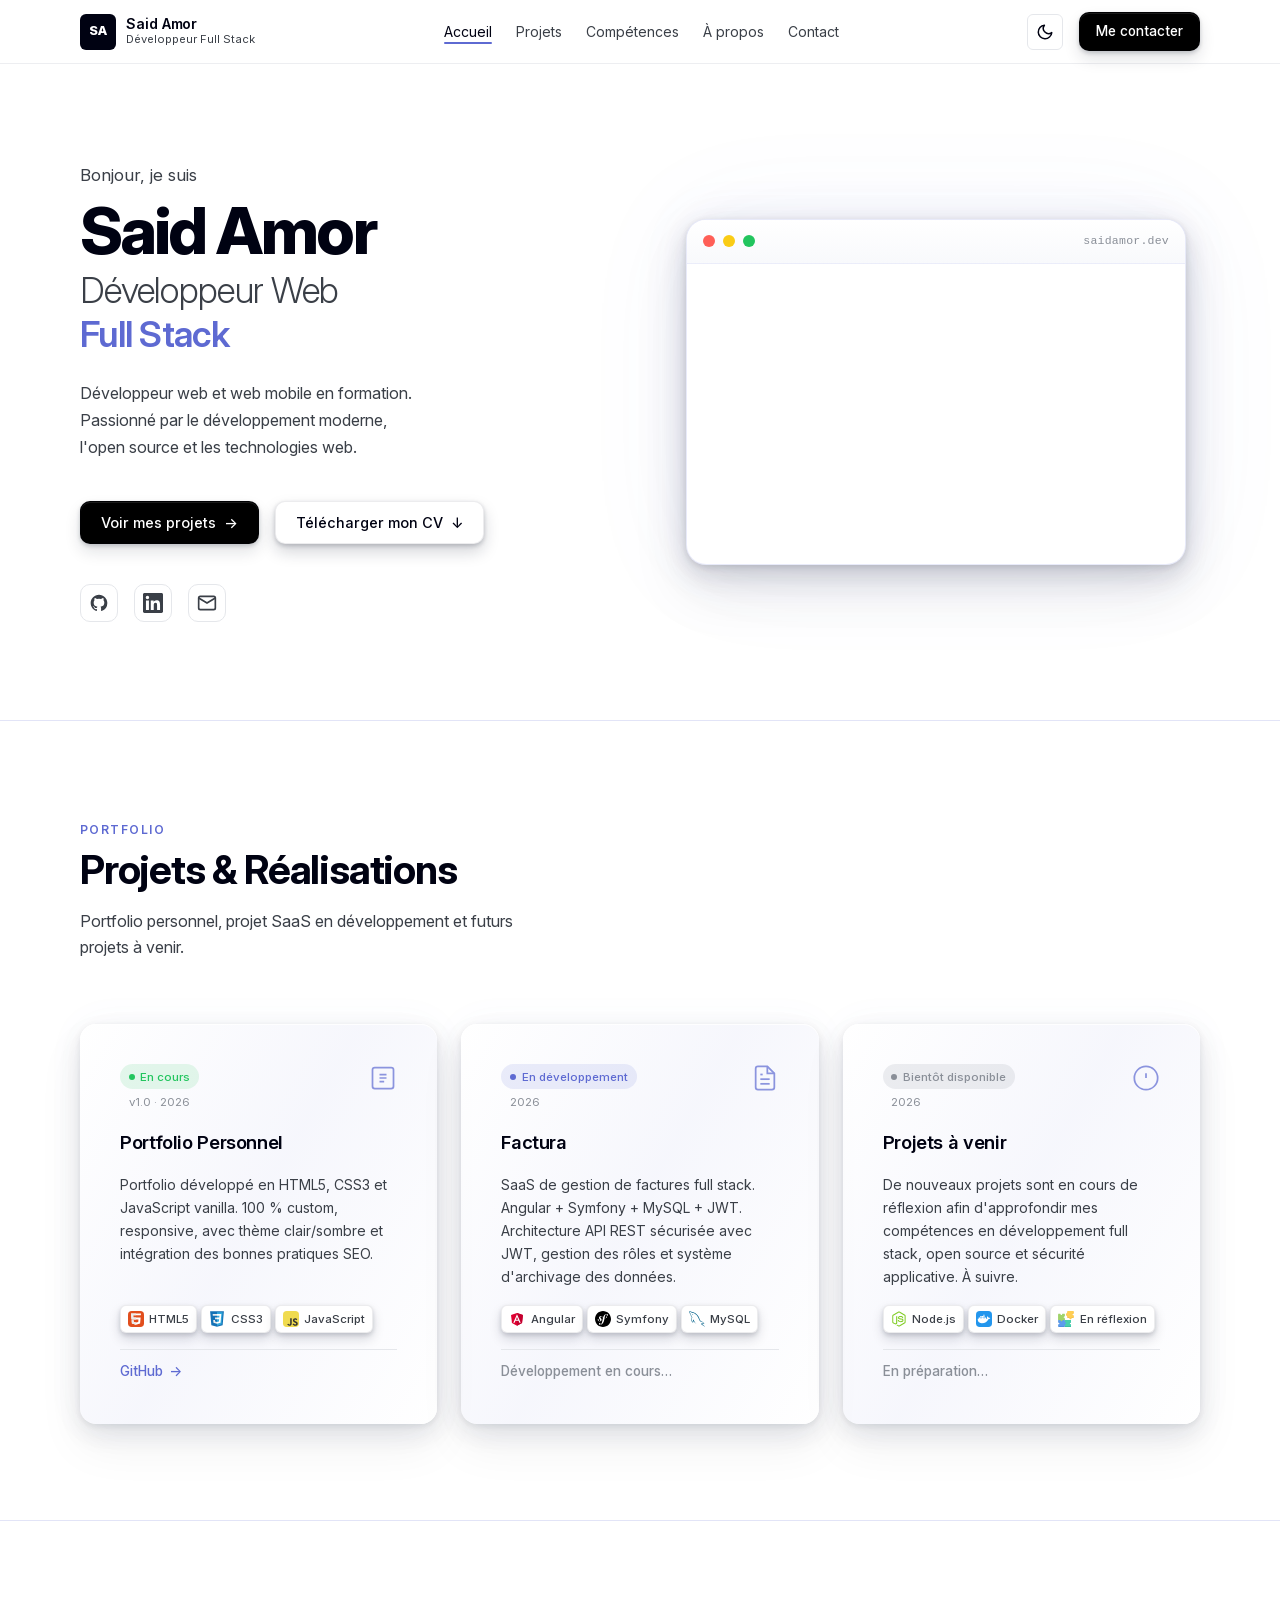
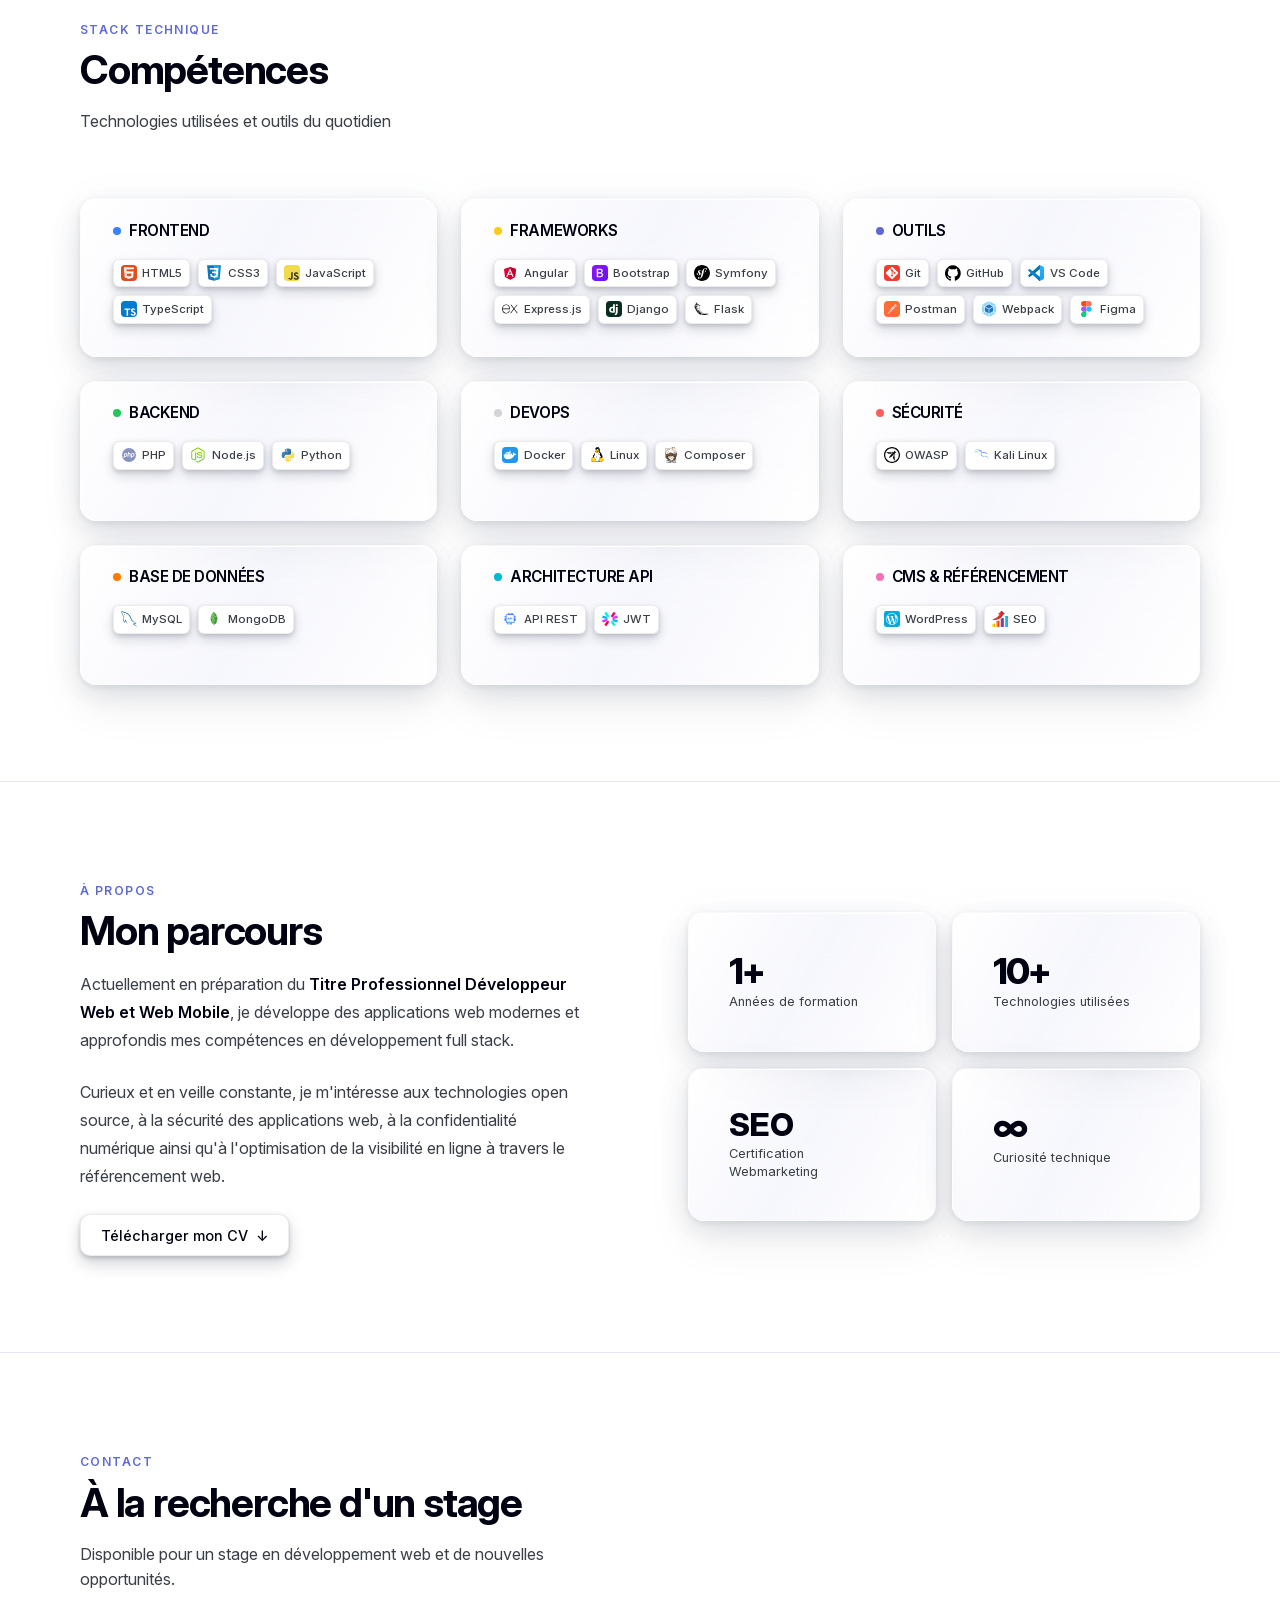
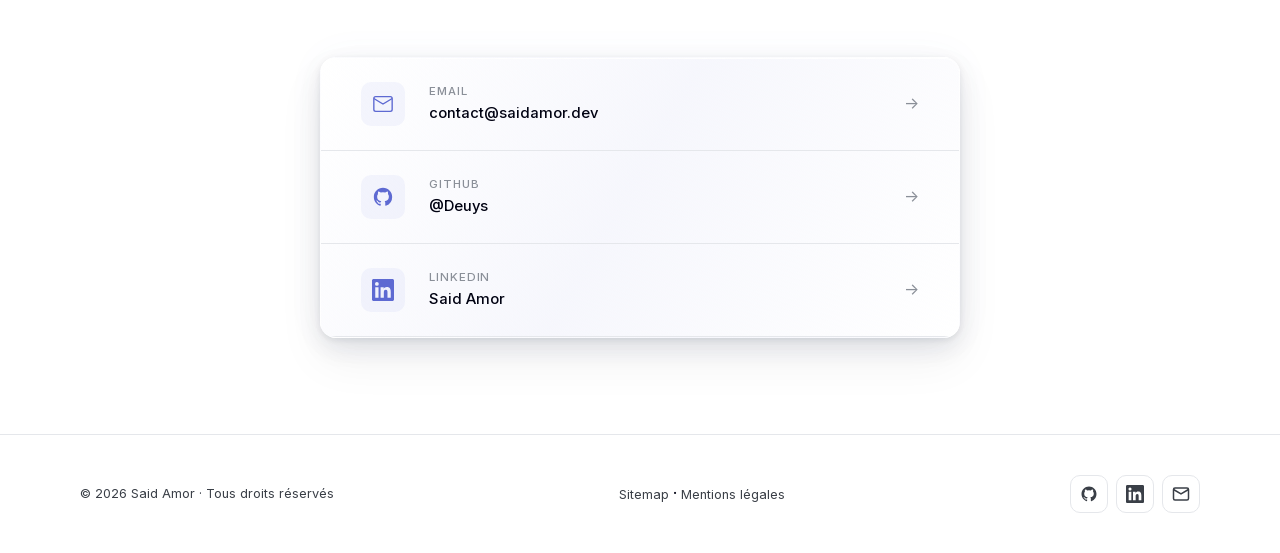
<file: index.html>
<!doctype html>
<html lang="fr" data-theme="dark">
  <head>
    <meta charset="UTF-8" />
    <meta name="viewport" content="width=device-width, initial-scale=1.0" />
    <meta name="theme-color" content="#050505" />
    <meta name="robots" content="index, follow" />
    <meta name="author" content="Said Amor" />
    <meta
      name="description"
      content="Portfolio de Said Amor, développeur web full stack. Angular, Symfony, Node.js, PHP, MySQL, Docker et développement d'applications web modernes."
    />
    <!-- Open Graph -->
    <meta property="og:type" content="website" />
    <meta
      property="og:title"
      content="Said Amor | Développeur Web Full Stack"
    />
    <meta
      property="og:description"
      content="Portfolio de Said Amor, développeur web full stack."
    />
    <!-- Twitter / X -->
    <meta name="twitter:card" content="summary_large_image" />
    <meta
      name="twitter:title"
      content="Said Amor | Développeur Web Full Stack"
    />
    <meta
      name="twitter:description"
      content="Portfolio de Said Amor, développeur web full stack."
    />
    <meta
      property="og:image"
      content="https://www.saidamor.dev/assets/og-image.jpg"
    />
    <meta property="og:image:width" content="1200" />
    <meta property="og:image:height" content="628" />
    <meta property="og:locale" content="fr_FR" />
    <meta property="og:url" content="https://www.saidamor.dev/" />
    <meta property="og:image:alt" content="Portfolio de Said Amor" />
    <meta
      name="twitter:image"
      content="https://www.saidamor.dev/assets/og-image.jpg"
    />
    <meta name="twitter:image:alt" content="Portfolio de Said Amor" />
    <link rel="canonical" href="https://www.saidamor.dev/" />
    <title>
      Said Amor | Développeur Web Full Stack | Angular Symfony Node.js
    </title>

    <link rel="preload" href="./style.css" as="style" />
    <link rel="stylesheet" href="./style.css" />

    <link rel="icon" href="/favicon.svg" type="image/svg+xml" />
    <link rel="icon" href="/favicon.ico" sizes="any" />
    <link rel="icon" href="/favicon.png" type="image/png" sizes="48x48" />
    <link rel="apple-touch-icon" href="/favicon-white.png" sizes="180x180" />

    <script type="application/ld+json">
      {
        "@context": "https://schema.org",
        "@type": "Person",
        "name": "Said Amor",
        "url": "https://www.saidamor.dev",
        "jobTitle": "Développeur Web Full Stack",
        "sameAs": [
          "https://github.com/Deuys",
          "https://www.linkedin.com/in/saidamor"
        ]
      }
    </script>
    <!-- Google tag (gtag.js) -->
    <script
      async
      src="https://www.googletagmanager.com/gtag/js?id=G-XB4CLRMMMN"
    ></script>
    <script>
      window.dataLayer = window.dataLayer || [];
      function gtag() {
        dataLayer.push(arguments);
      }
      gtag("js", new Date());

      gtag("config", "G-XB4CLRMMMN");
    </script>
  </head>
  <body>
    <!-- NAVBAR -->
    <nav class="navbar" id="navbar" aria-label="Navigation principale">
      <div class="nav-inner">
        <a href="#hero" class="nav-logo" aria-label="Said Amor — Accueil">
          <span class="logo-mark">SA </span>
          <span class="logo-text">
            <span class="logo-name">Said Amor</span>
            <span class="logo-title">Développeur Full Stack</span>
          </span>
        </a>

        <button
          class="nav-hamburger"
          id="navHamburger"
          aria-label="Ouvrir le menu"
          aria-expanded="false"
          aria-controls="navLinks"
        >
          <span></span><span></span><span></span>
        </button>

        <ul class="nav-links" id="navLinks">
          <li><a href="#hero" class="nav-link active">Accueil</a></li>
          <li><a href="#projects" class="nav-link">Projets</a></li>
          <li><a href="#skills" class="nav-link">Compétences</a></li>
          <li><a href="#about" class="nav-link">À propos</a></li>
          <li><a href="#contact" class="nav-link">Contact</a></li>
        </ul>

        <div class="nav-actions">
          <button
            class="theme-toggle"
            id="themeToggle"
            aria-label="Basculer le thème"
          >
            <span class="theme-icon" id="themeIcon" aria-hidden="true"></span>
          </button>
          <a href="#contact" class="btn btn-primary btn-sm">Me contacter</a>
        </div>
      </div>
    </nav>

    <main>
      <!-- HERO -->
      <section class="hero" id="hero" aria-labelledby="hero-heading">
        <div class="container hero-inner">
          <div class="hero-content reveal">
            <p class="hero-greeting">Bonjour, je suis</p>
            <h1 class="hero-title" id="hero-heading">
              <span class="hero-name">Said Amor</span>
              <span class="hero-role"
                >Développeur Web<br /><em>Full Stack</em></span
              >
            </h1>
            <p class="hero-sub">
              Développeur web et web mobile en formation.<br />
              Passionné par le développement moderne,<br />
              l'open source et les technologies web.
            </p>
            <div class="hero-cta">
              <a href="#projects" class="btn btn-primary">
                Voir mes projets <span class="btn-arrow">&#8594;</span>
              </a>
              <a
                href="./assets/cv/cv-said-amor.pdf"
                class="btn btn-outline btn-cv"
                id="downloadCV"
                download
              >
                Télécharger mon CV <span class="btn-icon">&#8595;</span>
              </a>
            </div>
            <div class="hero-socials">
              <a
                href="https://github.com/Deuys"
                target="_blank"
                rel="noopener noreferrer"
                class="social-link"
                aria-label="GitHub"
              >
                <svg
                  viewBox="0 0 24 24"
                  fill="currentColor"
                  width="20"
                  height="20"
                >
                  <path
                    d="M12 2C6.477 2 2 6.484 2 12.017c0 4.425 2.865 8.18 6.839 9.504.5.092.682-.217.682-.483 0-.237-.008-.868-.013-1.703-2.782.605-3.369-1.343-3.369-1.343-.454-1.158-1.11-1.466-1.11-1.466-.908-.62.069-.608.069-.608 1.003.07 1.531 1.032 1.531 1.032.892 1.53 2.341 1.088 2.91.832.092-.647.35-1.088.636-1.338-2.22-.253-4.555-1.113-4.555-4.951 0-1.093.39-1.988 1.029-2.688-.103-.253-.446-1.272.098-2.65 0 0 .84-.27 2.75 1.026A9.564 9.564 0 0 1 12 6.844a9.59 9.59 0 0 1 2.504.337c1.909-1.296 2.747-1.027 2.747-1.027.546 1.379.202 2.398.1 2.651.64.7 1.028 1.595 1.028 2.688 0 3.848-2.339 4.695-4.566 4.943.359.309.678.92.678 1.855 0 1.338-.012 2.419-.012 2.747 0 .268.18.58.688.482A10.02 10.02 0 0 0 22 12.017C22 6.484 17.522 2 12 2z"
                  />
                </svg>
              </a>
              <a
                href="https://www.linkedin.com/in/saidamor"
                target="_blank"
                rel="noopener noreferrer"
                class="social-link"
                aria-label="LinkedIn"
              >
                <svg
                  viewBox="0 0 24 24"
                  fill="currentColor"
                  width="20"
                  height="20"
                >
                  <path
                    d="M20.447 20.452h-3.554v-5.569c0-1.328-.027-3.037-1.852-3.037-1.853 0-2.136 1.445-2.136 2.939v5.667H9.351V9h3.414v1.561h.046c.477-.9 1.637-1.85 3.37-1.85 3.601 0 4.267 2.37 4.267 5.455v6.286zM5.337 7.433a2.062 2.062 0 0 1-2.063-2.065 2.064 2.064 0 1 1 2.063 2.065zm1.782 13.019H3.555V9h3.564v11.452zM22.225 0H1.771C.792 0 0 .774 0 1.729v20.542C0 23.227.792 24 1.771 24h20.451C23.2 24 24 23.227 24 22.271V1.729C24 .774 23.2 0 22.222 0h.003z"
                  />
                </svg>
              </a>
              <a
                href="mailto:contact@saidamor.dev"
                class="social-link"
                aria-label="Email"
              >
                <svg
                  viewBox="0 0 24 24"
                  fill="none"
                  stroke="currentColor"
                  stroke-width="2"
                  width="20"
                  height="20"
                >
                  <path
                    d="M4 4h16c1.1 0 2 .9 2 2v12c0 1.1-.9 2-2 2H4c-1.1 0-2-.9-2-2V6c0-1.1.9-2 2-2z"
                  />
                  <polyline points="22,6 12,12 2,6" />
                </svg>
              </a>
            </div>
          </div>

          <div class="hero-visual reveal reveal-delay-1" aria-hidden="true">
            <div class="terminal">
              <div class="terminal-bar">
                <span class="terminal-dot dot-red"></span>
                <span class="terminal-dot dot-yellow"></span>
                <span class="terminal-dot dot-green"></span>
                <span class="terminal-title">saidamor.dev</span>
              </div>
              <div class="terminal-body" id="terminalBody"></div>
            </div>
          </div>
        </div>
      </section>

      <!-- PROJECTS -->
      <section class="section" id="projects" aria-labelledby="projects-heading">
        <div class="container">
          <div class="section-header reveal">
            <span class="section-eyebrow">Portfolio</span>
            <h2 class="section-title" id="projects-heading">
              Projets & Réalisations
            </h2>
            <p class="section-sub">
              Portfolio personnel, projet SaaS en développement et futurs
              projets à venir.
            </p>
          </div>

          <div class="projects-grid">
            <article
              class="project-card reveal"
              aria-label="Projet Portfolio Personnel"
            >
              <div class="project-card-inner">
                <div class="project-header">
                  <div class="project-meta">
                    <span class="project-status status-active">En cours</span>
                    <span class="project-year">v1.0 &middot; 2026</span>
                  </div>
                  <div class="project-icon" aria-hidden="true">
                    <svg
                      viewBox="0 0 24 24"
                      fill="none"
                      stroke="currentColor"
                      stroke-width="1.5"
                      width="28"
                      height="28"
                    >
                      <rect x="3" y="3" width="18" height="18" rx="2" />
                      <path d="M9 9h6M9 12h6M9 15h4" />
                    </svg>
                  </div>
                </div>
                <h3 class="project-title">Portfolio Personnel</h3>
                <p class="project-desc">
                  Portfolio développé en HTML5, CSS3 et JavaScript vanilla. 100
                  % custom, responsive, avec thème clair/sombre et intégration
                  des bonnes pratiques SEO.
                </p>

                <div class="project-tags">
                  <span class="tag">
                    <img
                      src="./assets/icons/html.svg"
                      alt=""
                      aria-hidden="true"
                      class="skill-icon theme-icon-switch"
                    />HTML5</span
                  >
                  <span class="tag">
                    <img
                      src="./assets/icons/css3.svg"
                      alt=""
                      aria-hidden="true"
                      class="skill-icon theme-icon-switch"
                    />CSS3</span
                  >
                  <span class="tag">
                    <img
                      src="./assets/icons/javascript.svg"
                      alt=""
                      aria-hidden="true"
                      class="skill-icon theme-icon-switch"
                    />JavaScript</span
                  >
                </div>
                <div class="project-footer">
                  <a
                    href="https://github.com/Deuys"
                    target="_blank"
                    rel="noopener noreferrer"
                    class="project-link"
                    aria-label="Voir le code source sur GitHub"
                  >
                    GitHub <span class="link-arrow">&#8594;</span>
                  </a>
                </div>
              </div>
              <div class="project-glow" aria-hidden="true"></div>
            </article>

            <article
              class="project-card reveal reveal-delay-1"
              aria-label="Projet Factura"
            >
              <div class="project-card-inner">
                <div class="project-header">
                  <div class="project-meta">
                    <span class="project-status status-dev"
                      >En développement</span
                    >
                    <span class="project-year">2026</span>
                  </div>
                  <div class="project-icon" aria-hidden="true">
                    <svg
                      viewBox="0 0 24 24"
                      fill="none"
                      stroke="currentColor"
                      stroke-width="1.5"
                      width="28"
                      height="28"
                    >
                      <path
                        d="M14 2H6a2 2 0 0 0-2 2v16a2 2 0 0 0 2 2h12a2 2 0 0 0 2-2V8z"
                      />
                      <polyline points="14 2 14 8 20 8" />
                      <line x1="16" y1="13" x2="8" y2="13" />
                      <line x1="16" y1="17" x2="8" y2="17" />
                      <line x1="10" y1="9" x2="8" y2="9" />
                    </svg>
                  </div>
                </div>
                <h3 class="project-title">Factura</h3>
                <p class="project-desc">
                  SaaS de gestion de factures full stack. Angular + Symfony +
                  MySQL + JWT. Architecture API REST sécurisée avec JWT, gestion
                  des rôles et système d'archivage des données.
                </p>
                <div class="project-tags">
                  <span class="tag">
                    <img
                      src="./assets/icons/angular.svg"
                      alt=""
                      aria-hidden="true"
                      class="skill-icon theme-icon-switch"
                    />
                    Angular
                  </span>

                  <span class="tag">
                    <img
                      src="./assets/icons/symfony.svg"
                      alt=""
                      aria-hidden="true"
                      class="skill-icon theme-icon-switch"
                    />
                    Symfony
                  </span>

                  <span class="tag">
                    <img
                      src="./assets/icons/mysql.svg"
                      alt=""
                      aria-hidden="true"
                      class="skill-icon theme-icon-switch"
                    />
                    MySQL
                  </span>
                </div>
                <div class="project-footer">
                  <span class="project-link muted">
                    Développement en cours…
                  </span>
                </div>
              </div>
              <div class="project-glow" aria-hidden="true"></div>
            </article>

            <article
              class="project-card reveal reveal-delay-2 card-muted"
              aria-label="Projets à venir"
            >
              <div class="project-card-inner">
                <div class="project-header">
                  <div class="project-meta">
                    <span class="project-status status-soon"
                      >Bientôt disponible</span
                    >
                    <span class="project-year">2026</span>
                  </div>
                  <div class="project-icon" aria-hidden="true">
                    <svg
                      viewBox="0 0 24 24"
                      fill="none"
                      stroke="currentColor"
                      stroke-width="1.5"
                      width="28"
                      height="28"
                    >
                      <circle cx="12" cy="12" r="10" />
                      <line x1="12" y1="8" x2="12" y2="12" />
                      <line x1="12" y1="16" x2="12.01" y2="16" />
                    </svg>
                  </div>
                </div>
                <h3 class="project-title">Projets à venir</h3>
                <p class="project-desc">
                  De nouveaux projets sont en cours de réflexion afin
                  d'approfondir mes compétences en développement full stack,
                  open source et sécurité applicative. À suivre.
                </p>
                <div class="project-tags">
                  <span class="tag">
                    <img
                      src="./assets/icons/node-js.svg"
                      alt=""
                      aria-hidden="true"
                      class="skill-icon theme-icon-switch"
                    />Node.js</span
                  >
                  <span class="tag">
                    <img
                      src="./assets/icons/docker.svg"
                      alt=""
                      aria-hidden="true"
                      class="skill-icon theme-icon-switch"
                    />Docker</span
                  >
                  <span class="tag">
                    <img
                      src="./assets/icons/puzzle.svg"
                      alt=""
                      aria-hidden="true"
                      class="skill-icon theme-icon-switch"
                    />En réflexion</span
                  >
                </div>
                <div class="project-footer">
                  <span class="project-link muted">En préparation…</span>
                </div>
              </div>
              <div class="project-glow" aria-hidden="true"></div>
            </article>
          </div>
        </div>
      </section>
      <!-- SKILLS -->
      <section
        class="section section-alt"
        id="skills"
        aria-labelledby="skills-heading"
      >
        <div class="container">
          <div class="section-header reveal">
            <span class="section-eyebrow">Stack technique</span>
            <h2 class="section-title" id="skills-heading">Compétences</h2>
            <p class="section-sub">
              Technologies utilisées et outils du quotidien
            </p>
          </div>

          <div class="skills-grid">
            <div
              class="skills-card reveal"
              role="group"
              aria-labelledby="frontend-title"
            >
              <div class="skills-card-header">
                <span class="skills-category-dot dot-blue"></span>
                <h3 id="frontend-title" class="skills-category">Frontend</h3>
              </div>

              <div class="skills-tags">
                <span class="tag">
                  <img
                    src="./assets/icons/html.svg"
                    class="skill-icon theme-icon-switch"
                    width="24"
                    height="24"
                    alt=""
                    aria-hidden="true"
                  />
                  HTML5
                </span>

                <span class="tag">
                  <img
                    src="./assets/icons/css3.svg"
                    class="skill-icon theme-icon-switch"
                    width="24"
                    height="24"
                    alt=""
                    aria-hidden="true"
                  />
                  CSS3
                </span>

                <span class="tag">
                  <img
                    src="./assets/icons/javascript.svg"
                    class="skill-icon theme-icon-switch"
                    width="24"
                    height="24"
                    alt=""
                    aria-hidden="true"
                  />
                  JavaScript
                </span>

                <span class="tag">
                  <img
                    src="./assets/icons/typescript.svg"
                    class="skill-icon theme-icon-switch"
                    width="24"
                    height="24"
                    alt=""
                    aria-hidden="true"
                  />
                  TypeScript
                </span>
              </div>
            </div>

            <div
              class="skills-card reveal reveal-delay-1"
              role="group"
              aria-labelledby="frameworks-title"
            >
              <div class="skills-card-header">
                <span class="skills-category-dot dot-yellow"></span>
                <h3 id="frameworks-title" class="skills-category">
                  Frameworks
                </h3>
              </div>

              <div class="skills-tags">
                <span class="tag">
                  <img
                    src="./assets/icons/angular.svg"
                    class="skill-icon theme-icon-switch"
                    width="24"
                    height="24"
                    alt=""
                    aria-hidden="true"
                  />
                  Angular
                </span>

                <span class="tag">
                  <img
                    src="./assets/icons/bootstrap.svg"
                    class="skill-icon theme-icon-switch"
                    width="24"
                    height="24"
                    alt=""
                    aria-hidden="true"
                  />
                  Bootstrap
                </span>

                <span class="tag">
                  <img
                    src="./assets/icons/symfony.svg"
                    class="skill-icon theme-icon-switch"
                    width="24"
                    height="24"
                    alt=""
                    aria-hidden="true"
                  />
                  Symfony
                </span>

                <span class="tag">
                  <img
                    src="./assets/icons/express-js.svg"
                    class="skill-icon theme-icon-switch"
                    width="24"
                    height="24"
                    alt=""
                    aria-hidden="true"
                  />
                  Express.js
                </span>

                <span class="tag">
                  <img
                    src="./assets/icons/django.svg"
                    class="skill-icon theme-icon-switch"
                    width="24"
                    height="24"
                    alt=""
                    aria-hidden="true"
                  />
                  Django
                </span>

                <span class="tag">
                  <img
                    src="./assets/icons/flask.svg"
                    class="skill-icon theme-icon-switch"
                    width="24"
                    height="24"
                    alt=""
                    aria-hidden="true"
                  />
                  Flask
                </span>
              </div>
            </div>
            <div
              class="skills-card reveal reveal-delay-4"
              role="group"
              aria-labelledby="tools-title"
            >
              <div class="skills-card-header">
                <span class="skills-category-dot dot-purple"></span>

                <h3 id="tools-title" class="skills-category">Outils</h3>
              </div>

              <div class="skills-tags">
                <span class="tag">
                  <img
                    src="./assets/icons/git.svg"
                    class="skill-icon theme-icon-switch"
                    width="24"
                    height="24"
                    alt=""
                    aria-hidden="true"
                  />
                  Git
                </span>

                <span class="tag">
                  <img
                    src="./assets/icons/github.svg"
                    class="skill-icon theme-icon-switch"
                    width="24"
                    height="24"
                    alt=""
                    aria-hidden="true"
                  />
                  GitHub
                </span>

                <span class="tag">
                  <img
                    src="./assets/icons/vscode.svg"
                    class="skill-icon theme-icon-switch"
                    width="24"
                    height="24"
                    alt=""
                    aria-hidden="true"
                  />
                  VS Code
                </span>

                <span class="tag">
                  <img
                    src="./assets/icons/postman.svg"
                    class="skill-icon theme-icon-switch"
                    width="24"
                    height="24"
                    alt=""
                    aria-hidden="true"
                  />
                  Postman
                </span>

                <span class="tag">
                  <img
                    src="./assets/icons/webpack.svg"
                    class="skill-icon theme-icon-switch"
                    width="24"
                    height="24"
                    alt=""
                    aria-hidden="true"
                  />
                  Webpack
                </span>

                <span class="tag">
                  <img
                    src="./assets/icons/figma.svg"
                    class="skill-icon theme-icon-switch"
                    width="24"
                    height="24"
                    alt=""
                    aria-hidden="true"
                  />
                  Figma
                </span>
              </div>
            </div>
            <div
              class="skills-card reveal reveal-delay-2"
              role="group"
              aria-labelledby="backend-title"
            >
              <div class="skills-card-header">
                <span class="skills-category-dot dot-green"></span>
                <h3 id="backend-title" class="skills-category">Backend</h3>
              </div>

              <div class="skills-tags">
                <span class="tag">
                  <img
                    src="./assets/icons/php.svg"
                    class="skill-icon theme-icon-switch"
                    width="24"
                    height="24"
                    alt=""
                    aria-hidden="true"
                  />
                  PHP
                </span>

                <span class="tag">
                  <img
                    src="./assets/icons/node-js.svg"
                    class="skill-icon theme-icon-switch"
                    width="24"
                    height="24"
                    alt=""
                    aria-hidden="true"
                  />
                  Node.js
                </span>

                <span class="tag">
                  <img
                    src="./assets/icons/python.svg"
                    class="skill-icon theme-icon-switch"
                    width="24"
                    height="24"
                    alt=""
                    aria-hidden="true"
                  />
                  Python
                </span>
              </div>
            </div>

            <div
              class="skills-card reveal reveal-delay-5"
              role="group"
              aria-labelledby="devops-title"
            >
              <div class="skills-card-header">
                <span class="skills-category-dot dot-white"></span>
                <h3 id="devops-title" class="skills-category">DevOps</h3>
              </div>

              <div class="skills-tags">
                <span class="tag">
                  <img
                    src="./assets/icons/docker.svg"
                    class="skill-icon theme-icon-switch"
                    width="24"
                    height="24"
                    alt=""
                    aria-hidden="true"
                  />
                  Docker
                </span>

                <span class="tag">
                  <img
                    src="./assets/icons/linux.svg"
                    class="skill-icon theme-icon-switch"
                    width="24"
                    height="24"
                    alt=""
                    aria-hidden="true"
                  />
                  Linux
                </span>
                <span class="tag">
                  <img
                    src="./assets/icons/composer.svg"
                    class="skill-icon theme-icon-switch"
                    width="24"
                    height="24"
                    alt=""
                    aria-hidden="true"
                  />
                  Composer
                </span>
              </div>
            </div>
            <div
              class="skills-card reveal reveal-delay-6"
              role="group"
              aria-labelledby="security-title"
            >
              <div class="skills-card-header">
                <span class="skills-category-dot dot-red"></span>
                <h3 id="security-title" class="skills-category">Sécurité</h3>
              </div>

              <div class="skills-tags">
                <span class="tag">
                  <img
                    src="./assets/icons/owasp.svg"
                    class="skill-icon theme-icon-switch"
                    width="24"
                    height="24"
                    alt=""
                    aria-hidden="true"
                  />
                  OWASP
                </span>
                <span class="tag">
                  <img
                    src="./assets/icons/kali-linux.svg"
                    class="skill-icon theme-icon-switch"
                    width="24"
                    height="24"
                    alt=""
                    aria-hidden="true"
                  />
                  Kali Linux
                </span>
              </div>
            </div>
            <div
              class="skills-card reveal reveal-delay-3"
              role="group"
              aria-labelledby="db-title"
            >
              <div class="skills-card-header">
                <span class="skills-category-dot dot-orange"></span>
                <h3 id="db-title" class="skills-category">Base de données</h3>
              </div>

              <div class="skills-tags">
                <span class="tag">
                  <img
                    src="./assets/icons/mysql.svg"
                    class="skill-icon theme-icon-switch"
                    width="24"
                    height="24"
                    alt=""
                    aria-hidden="true"
                  />
                  MySQL
                </span>

                <span class="tag">
                  <img
                    src="./assets/icons/mongodb.svg"
                    class="skill-icon theme-icon-switch"
                    width="24"
                    height="24"
                    alt=""
                    aria-hidden="true"
                  />
                  MongoDB
                </span>
              </div>
            </div>
            <div
              class="skills-card reveal reveal-delay-7"
              role="group"
              aria-labelledby="architecture-title"
            >
              <div class="skills-card-header">
                <span class="skills-category-dot dot-cyan"></span>
                <h3 id="architecture-title" class="skills-category">
                  Architecture API
                </h3>
              </div>

              <div class="skills-tags">
                <span class="tag">
                  <img
                    src="./assets/icons/api.svg"
                    class="skill-icon theme-icon-switch"
                    width="24"
                    height="24"
                    alt=""
                    aria-hidden="true"
                  />
                  API REST
                </span>

                <span class="tag">
                  <img
                    src="./assets/icons/jwt.svg"
                    class="skill-icon theme-icon-switch"
                    width="24"
                    height="24"
                    alt=""
                    aria-hidden="true"
                  />
                  JWT
                </span>
              </div>
            </div>
            <div
              class="skills-card reveal reveal-delay-8"
              role="group"
              aria-labelledby="cms-title"
            >
              <div class="skills-card-header">
                <span class="skills-category-dot dot-pink"></span>
                <h3 id="cms-title" class="skills-category">
                  CMS &amp; Référencement
                </h3>
              </div>

              <div class="skills-tags">
                <span class="tag">
                  <img
                    src="./assets/icons/wordpress.svg"
                    class="skill-icon theme-icon-switch"
                    width="24"
                    height="24"
                    alt=""
                    aria-hidden="true"
                  />
                  WordPress
                </span>
                <span class="tag">
                  <img
                    src="./assets/icons/seo.svg"
                    class="skill-icon theme-icon-switch"
                    width="24"
                    height="24"
                    alt=""
                    aria-hidden="true"
                  />
                  SEO
                </span>
              </div>
            </div>
          </div>
        </div>
      </section>

      <!-- ABOUT -->
      <section class="section" id="about" aria-labelledby="about-heading">
        <div class="container">
          <div class="about-inner">
            <div class="about-left reveal">
              <span class="section-eyebrow">À propos</span>
              <h2 class="section-title" id="about-heading">Mon parcours</h2>
              <p class="about-text">
                Actuellement en préparation du
                <strong
                  >Titre Professionnel Développeur Web et Web Mobile</strong
                >, je développe des applications web modernes et approfondis mes
                compétences en développement full stack.
              </p>
              <p class="about-text">
                Curieux et en veille constante, je m'intéresse aux technologies
                open source, à la sécurité des applications web, à la
                confidentialité numérique ainsi qu'à l'optimisation de la
                visibilité en ligne à travers le référencement web.
              </p>

              <a
                href="./assets/cv/cv-said-amor.pdf"
                class="btn btn-outline btn-cv"
                download
              >
                Télécharger mon CV <span class="btn-icon">&#8595;</span>
              </a>
            </div>
            <div class="about-right reveal reveal-delay-1" aria-hidden="true">
              <div class="about-stats">
                <div class="stat-card">
                  <span class="stat-number">1+</span>
                  <span class="stat-label">Années de formation</span>
                </div>
                <div class="stat-card">
                  <span class="stat-number">10+</span>
                  <span class="stat-label">Technologies utilisées</span>
                </div>
                <div class="stat-card">
                  <span class="stat-number seo">SEO</span>
                  <span class="stat-label">Certification Webmarketing</span>
                </div>
                <div class="stat-card">
                  <span class="stat-number">&infin;</span>
                  <span class="stat-label">Curiosité technique</span>
                </div>
              </div>
            </div>
          </div>
        </div>
      </section>
      <!-- CONTACT -->
      <section
        class="section section-alt"
        id="contact"
        aria-labelledby="contact-heading"
      >
        <div class="container">
          <div class="section-header reveal">
            <span class="section-eyebrow">Contact</span>
            <h2 class="section-title" id="contact-heading">
              À la recherche d'un stage
            </h2>
            <p class="section-sub">
              Disponible pour un stage en développement web et de nouvelles
              opportunités.
            </p>
          </div>

          <div class="contact-inner">
            <div class="contact-card reveal">
              <div class="contact-links">
                <a
                  href="mailto:contact@saidamor.dev"
                  class="contact-item"
                  aria-label="Envoyer un email"
                >
                  <div class="contact-item-icon" aria-hidden="true">
                    <svg
                      viewBox="0 0 24 24"
                      fill="none"
                      stroke="currentColor"
                      stroke-width="1.5"
                      width="22"
                      height="22"
                    >
                      <path
                        d="M4 4h16c1.1 0 2 .9 2 2v12c0 1.1-.9 2-2 2H4c-1.1 0-2-.9-2-2V6c0-1.1.9-2 2-2z"
                      />
                      <polyline points="22,6 12,12 2,6" />
                    </svg>
                  </div>
                  <div class="contact-item-text">
                    <span class="contact-item-label">Email</span>
                    <span class="contact-item-value">contact@saidamor.dev</span>
                  </div>
                  <span class="contact-item-arrow" aria-hidden="true"
                    >&#8594;</span
                  >
                </a>

                <a
                  href="https://github.com/Deuys"
                  target="_blank"
                  rel="noopener noreferrer"
                  class="contact-item"
                  aria-label="Voir le profil GitHub"
                >
                  <div class="contact-item-icon" aria-hidden="true">
                    <svg
                      viewBox="0 0 24 24"
                      fill="currentColor"
                      width="22"
                      height="22"
                    >
                      <path
                        d="M12 2C6.477 2 2 6.484 2 12.017c0 4.425 2.865 8.18 6.839 9.504.5.092.682-.217.682-.483 0-.237-.008-.868-.013-1.703-2.782.605-3.369-1.343-3.369-1.343-.454-1.158-1.11-1.466-1.11-1.466-.908-.62.069-.608.069-.608 1.003.07 1.531 1.032 1.531 1.032.892 1.53 2.341 1.088 2.91.832.092-.647.35-1.088.636-1.338-2.22-.253-4.555-1.113-4.555-4.951 0-1.093.39-1.988 1.029-2.688-.103-.253-.446-1.272.098-2.65 0 0 .84-.27 2.75 1.026A9.564 9.564 0 0 1 12 6.844a9.59 9.59 0 0 1 2.504.337c1.909-1.296 2.747-1.027 2.747-1.027.546 1.379.202 2.398.1 2.651.64.7 1.028 1.595 1.028 2.688 0 3.848-2.339 4.695-4.566 4.943.359.309.678.92.678 1.855 0 1.338-.012 2.419-.012 2.747 0 .268.18.58.688.482A10.02 10.02 0 0 0 22 12.017C22 6.484 17.522 2 12 2z"
                      />
                    </svg>
                  </div>
                  <div class="contact-item-text">
                    <span class="contact-item-label">GitHub</span>
                    <span class="contact-item-value">@Deuys</span>
                  </div>
                  <span class="contact-item-arrow" aria-hidden="true"
                    >&#8594;</span
                  >
                </a>

                <a
                  href="https://www.linkedin.com/in/saidamor"
                  target="_blank"
                  rel="noopener noreferrer"
                  class="contact-item"
                  aria-label="Voir le profil LinkedIn"
                >
                  <div class="contact-item-icon" aria-hidden="true">
                    <svg
                      viewBox="0 0 24 24"
                      fill="currentColor"
                      width="22"
                      height="22"
                    >
                      <path
                        d="M20.447 20.452h-3.554v-5.569c0-1.328-.027-3.037-1.852-3.037-1.853 0-2.136 1.445-2.136 2.939v5.667H9.351V9h3.414v1.561h.046c.477-.9 1.637-1.85 3.37-1.85 3.601 0 4.267 2.37 4.267 5.455v6.286zM5.337 7.433a2.062 2.062 0 0 1-2.063-2.065 2.064 2.064 0 1 1 2.063 2.065zm1.782 13.019H3.555V9h3.564v11.452zM22.225 0H1.771C.792 0 0 .774 0 1.729v20.542C0 23.227.792 24 1.771 24h20.451C23.2 24 24 23.227 24 22.271V1.729C24 .774 23.2 0 22.222 0h.003z"
                      />
                    </svg>
                  </div>
                  <div class="contact-item-text">
                    <span class="contact-item-label">LinkedIn</span>
                    <span class="contact-item-value">Said Amor</span>
                  </div>
                  <span class="contact-item-arrow" aria-hidden="true"
                    >&#8594;</span
                  >
                </a>
              </div>
            </div>
          </div>
        </div>
      </section>
    </main>

    <!-- FOOTER -->
    <footer class="footer">
      <div class="container footer-inner">
        <p class="footer-copy">
          © 2026 Said Amor &middot; Tous droits réservés
        </p>
        <nav class="footer-links" aria-label="Liens légaux">
          <a href="/sitemap.xml">Sitemap</a>
          <span>&middot;</span>
          <a href="/mentions-legales.html">Mentions légales</a>
        </nav>
        <div class="footer-socials">
          <a
            href="https://github.com/Deuys"
            target="_blank"
            rel="noopener noreferrer"
            class="social-link"
            aria-label="GitHub"
          >
            <svg viewBox="0 0 24 24" fill="currentColor" width="18" height="18">
              <path
                d="M12 2C6.477 2 2 6.484 2 12.017c0 4.425 2.865 8.18 6.839 9.504.5.092.682-.217.682-.483 0-.237-.008-.868-.013-1.703-2.782.605-3.369-1.343-3.369-1.343-.454-1.158-1.11-1.466-1.11-1.466-.908-.62.069-.608.069-.608 1.003.07 1.531 1.032 1.531 1.032.892 1.53 2.341 1.088 2.91.832.092-.647.35-1.088.636-1.338-2.22-.253-4.555-1.113-4.555-4.951 0-1.093.39-1.988 1.029-2.688-.103-.253-.446-1.272.098-2.65 0 0 .84-.27 2.75 1.026A9.564 9.564 0 0 1 12 6.844a9.59 9.59 0 0 1 2.504.337c1.909-1.296 2.747-1.027 2.747-1.027.546 1.379.202 2.398.1 2.651.64.7 1.028 1.595 1.028 2.688 0 3.848-2.339 4.695-4.566 4.943.359.309.678.92.678 1.855 0 1.338-.012 2.419-.012 2.747 0 .268.18.58.688.482A10.02 10.02 0 0 0 22 12.017C22 6.484 17.522 2 12 2z"
              />
            </svg>
          </a>
          <a
            href="https://www.linkedin.com/in/saidamor"
            target="_blank"
            rel="noopener noreferrer"
            class="social-link"
            aria-label="LinkedIn"
          >
            <svg viewBox="0 0 24 24" fill="currentColor" width="18" height="18">
              <path
                d="M20.447 20.452h-3.554v-5.569c0-1.328-.027-3.037-1.852-3.037-1.853 0-2.136 1.445-2.136 2.939v5.667H9.351V9h3.414v1.561h.046c.477-.9 1.637-1.85 3.37-1.85 3.601 0 4.267 2.37 4.267 5.455v6.286zM5.337 7.433a2.062 2.062 0 0 1-2.063-2.065 2.064 2.064 0 1 1 2.063 2.065zm1.782 13.019H3.555V9h3.564v11.452zM22.225 0H1.771C.792 0 0 .774 0 1.729v20.542C0 23.227.792 24 1.771 24h20.451C23.2 24 24 23.227 24 22.271V1.729C24 .774 23.2 0 22.222 0h.003z"
              />
            </svg>
          </a>
          <a
            href="mailto:contact@saidamor.dev"
            class="social-link"
            aria-label="Email"
          >
            <svg
              viewBox="0 0 24 24"
              fill="none"
              stroke="currentColor"
              stroke-width="2"
              width="18"
              height="18"
            >
              <path
                d="M4 4h16c1.1 0 2 .9 2 2v12c0 1.1-.9 2-2 2H4c-1.1 0-2-.9-2-2V6c0-1.1.9-2 2-2z"
              />
              <polyline points="22,6 12,12 2,6" />
            </svg>
          </a>
        </div>
      </div>
    </footer>

    <script src="script.js" defer></script>
  </body>
</html>
</file>
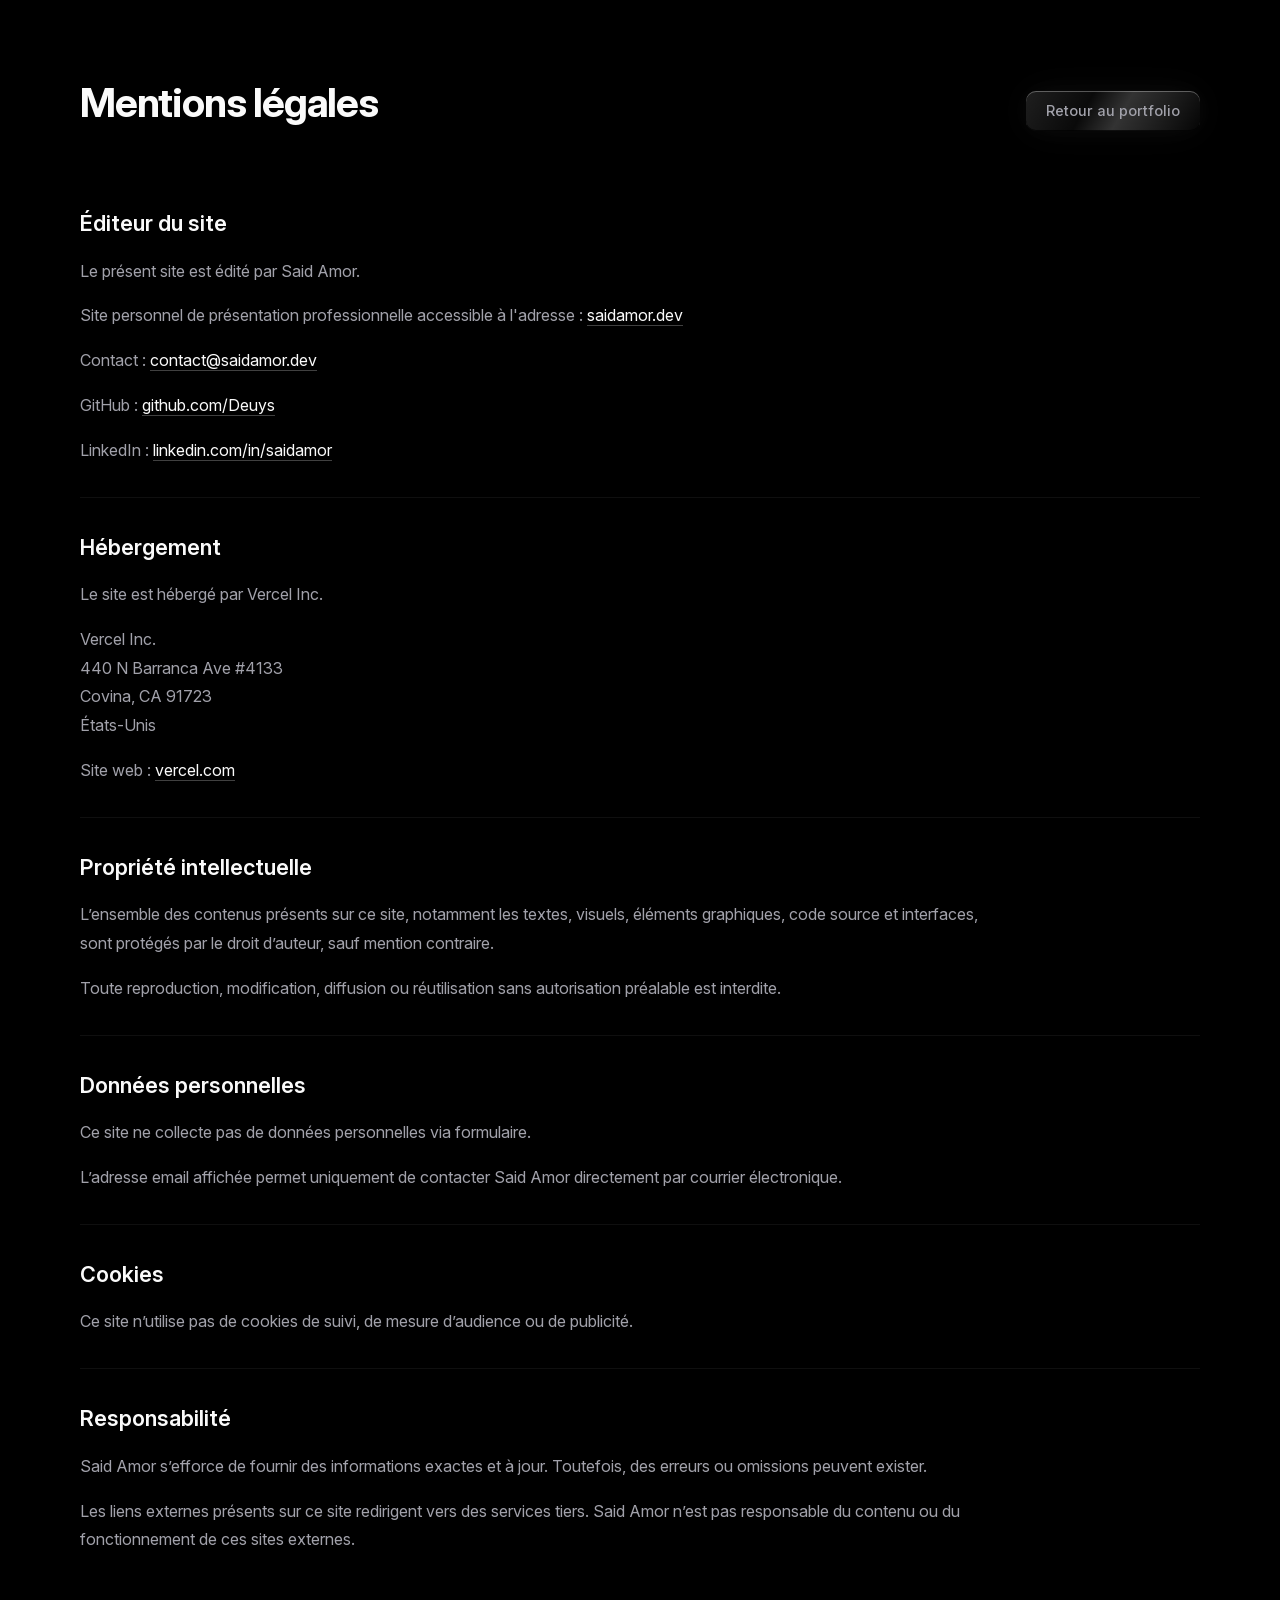
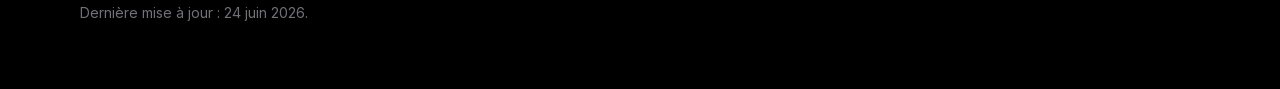
<file: mentions-legales.html>
<!doctype html>
<html lang="fr" data-theme="dark">
  <head>
    <meta charset="UTF-8" />
    <meta name="viewport" content="width=device-width, initial-scale=1.0" />
    <meta name="robots" content="index, follow" />
    <title>Mentions légales | Said Amor</title>
    <link rel="canonical" href="https://www.saidamor.dev/mentions-legales.html" />
    <link rel="stylesheet" href="./style.css" />
  </head>

  <body>
    <main class="legal-page">
      <div class="container">
        <div class="legal-header">
          <h1 class="section-title">Mentions légales</h1>

          <a href="/" class="btn btn-outline btn-cv"> Retour au portfolio </a>
        </div>
        <section class="legal-section">
          <h2 class="legal-heading">Éditeur du site</h2>
          <p class="legal-text">Le présent site est édité par Said Amor.</p>
          <p class="legal-text">
            Site personnel de présentation professionnelle accessible à
            l'adresse :
            <a href="https://www.saidamor.dev">saidamor.dev</a>
          </p>
          <p class="legal-text">
            Contact :
            <a href="mailto:contact@saidamor.dev">contact@saidamor.dev</a>
          </p>
          <p class="legal-text">
            GitHub :
            <a
              href="https://github.com/Deuys"
              target="_blank"
              rel="noopener noreferrer"
            >
              github.com/Deuys
            </a>
          </p>

          <p class="legal-text">
            LinkedIn :
            <a
              href="https://www.linkedin.com/in/saidamor"
              target="_blank"
              rel="noopener noreferrer"
            >
              linkedin.com/in/saidamor
            </a>
          </p>
        </section>
        <section class="legal-section">
          <h2 class="legal-heading">Hébergement</h2>
          <p class="legal-text">Le site est hébergé par Vercel Inc.</p>
          <p class="legal-text">
            Vercel Inc.<br />
            440 N Barranca Ave #4133<br />
            Covina, CA 91723<br />
            États-Unis
          </p>
          <p class="legal-text">
            Site web :
            <a
              href="https://vercel.com"
              target="_blank"
              rel="noopener noreferrer"
            >
              vercel.com
            </a>
          </p>
        </section>
        <section class="legal-section">
          <h2 class="legal-heading">Propriété intellectuelle</h2>
          <p class="legal-text">
            L’ensemble des contenus présents sur ce site, notamment les textes,
            visuels, éléments graphiques, code source et interfaces, sont
            protégés par le droit d’auteur, sauf mention contraire.
          </p>
          <p class="legal-text">
            Toute reproduction, modification, diffusion ou réutilisation sans
            autorisation préalable est interdite.
          </p>
        </section>
        <section class="legal-section">
          <h2 class="legal-heading">Données personnelles</h2>
          <p class="legal-text">Ce site ne collecte pas de données personnelles via formulaire.</p>
          <p class="legal-text">
            L’adresse email affichée permet uniquement de contacter Said Amor
            directement par courrier électronique.
          </p>
        </section>
        <section class="legal-section">
          <h2 class="legal-heading">Cookies</h2>
          <p class="legal-text">
            Ce site n’utilise pas de cookies de suivi, de mesure d’audience ou
            de publicité.
          </p>
        </section>
        <section class="legal-section">
          <h2 class="legal-heading">Responsabilité</h2>
          <p class="legal-text">
            Said Amor s’efforce de fournir des informations exactes et à jour.
            Toutefois, des erreurs ou omissions peuvent exister.
          </p>
          <p class="legal-text">
            Les liens externes présents sur ce site redirigent vers des services
            tiers. Said Amor n’est pas responsable du contenu ou du
            fonctionnement de ces sites externes.
          </p>
        </section>
        <p class="legal-update">Dernière mise à jour : 24 juin 2026.</p>
      </div>
    </main>
  </body>
</html>
</file>
<file: style.css>
/* Said Amor — Portfolio CSS /*
1. Variables CSS
2. Reset & Base
3. Typography
4. Layout
5. Accessibility
6. Header & Navigation
7. Hero
8. Buttons
9. Terminal
10. Sections
10.1. About
10.2. Skills
10.3. Projects
10.4. Contact
11. Footer
12. Composants UI
13. Dark Theme
14. Light Theme
15.Animations et Effects
16. Mentions légales
17. 404
18. Responsive
*/
/*-----------------------------------------------  Variables CSS N°1 -------------------------------------------------- */
@font-face {
  font-family: "Inter";
  src: url("./assets/fonts/Inter/InterVariable.woff2") format("woff2");
  font-weight: 100 900;
  font-style: normal;
  font-display: swap;
}
:root {
  --bg: #000;
  --bg-section-1: #000;
  --bg-section-2: #000;

  --bg-card: #000;
  --bg-card-hover: #050505;

  --text-primary: #fafafa;
  --text-secondary: #a1a1aa;
  --text-muted: #71717a;

  --tag-bg: #050505;
  --tag-text: #a1a1aa;
  --tag-border: rgba(255, 255, 255, 0.1);
  --tag-hover: #0a0a0a;

  --accent: #fff;
  --accent-light: rgba(94, 106, 210, 0.08);
  --accent-glow: rgba(255, 255, 255, 0.03);
  --border: rgba(255, 255, 255, 0.06);
  --border-hover: rgba(255, 255, 255, 0.12);

  --project-glow: rgba(94, 106, 210, 0.055);
  --project-glow-hover: rgba(94, 106, 210, 0.08);

  --glass-bg: rgba(5, 5, 5, 0.78);
  --glass-border: rgba(255, 255, 255, 0.045);

  --card-glass-bg: rgba(255, 255, 255, 0.035);
  --card-glass-border: rgba(255, 255, 255, 0.09);
  --card-glass-hover: rgba(255, 255, 255, 0.055);

  /*------------------------------ Dot colours */
  --dot-green: #22c55e;
  --dot-orange: #f59e0b;
  --dot-purple: #5e6ad2;

  /* ------------------------------ Spacing */
  --space-xs: 0.25rem;
  --space-sm: 0.5rem;
  --space-md: 1rem;
  --space-lg: 1.5rem;
  --space-xl: 2.5rem;
  --space-2xl: 4rem;
  --space-3xl: 6rem;

  /* ----------------------- Typography -------*/

  --font:
    "Inter", -apple-system, BlinkMacSystemFont, "Segoe UI", "Helvetica Neue",
    Arial, sans-serif;
  --font-mono:
    "SF Mono", "Fira Code", "Fira Mono", "Roboto Mono", Consolas, monospace;

  /* ------------------------- Radius ----*/
  --radius-sm: 6px;
  --radius-md: 10px;
  --radius-lg: 16px;
  --radius-xl: 20px;

  /*--------------------------Transition ------*/
  --transition: 200ms cubic-bezier(0.4, 0, 0.2, 1);
  --transition-slow: 400ms cubic-bezier(0.4, 0, 0.2, 1);

  /*---------------------------- Nav ---*/
  --nav-h: 64px;
}
/* ------------------------------------- Reset & Base N°2 ------------------------------------------------ */

*,
*::before,
*::after {
  box-sizing: border-box;
  margin: 0;
  padding: 0;
}

html {
  scroll-behavior: smooth;
  -webkit-text-size-adjust: 100%;
}

body {
  font-family: var(--font);
  background: var(--bg);
  color: var(--text-primary);
  line-height: 1.6;
  transition:
    background var(--transition-slow),
    color var(--transition-slow);
  overflow-x: hidden;
}

img,
svg {
  display: block;
}

a {
  color: inherit;
  text-decoration: none;
}

ul {
  list-style: none;
}

button {
  cursor: pointer;
  font: inherit;
}

/* --------------------------------------- Typography N°3 -------------------------------------------- */
.section-eyebrow {
  display: inline-block;
  font-size: 0.75rem;
  font-weight: 600;
  letter-spacing: 0.12em;
  text-transform: uppercase;
  color: var(--accent);
  margin-bottom: var(--space-sm);
}

.section-title {
  font-size: clamp(1.75rem, 4vw, 2.5rem);
  font-weight: 700;
  letter-spacing: -0.03em;
  line-height: 1.15;
  margin-bottom: var(--space-md);
}

.section-sub {
  font-size: 1rem;
  color: var(--text-secondary);
  max-width: 480px;
}

/* ------------------------------------------------------ Layout N°4 ---------------------------------------- */
.container {
  width: 100%;
  max-width: 1200px;
  margin: 0 auto;
  padding: 0 var(--space-xl);
}

.section {
  padding: var(--space-3xl) 0;
  position: relative;
}

.section-alt {
  background: var(--bg-section-1);
}

.section::before {
  content: "";
  position: absolute;
  top: 0;
  left: 0;
  width: 100%;
  height: 1px;
  background: rgba(255, 255, 255, 0.06);
}
.section-header {
  margin-bottom: var(--space-2xl);
}

/* ------------------------------------------- Accessibilité N°5------------------------------------------------*/

:focus-visible {
  outline: 2px solid var(--accent);
  outline-offset: 3px;
  border-radius: 4px;
}

@media (prefers-reduced-motion: reduce) {
  *,
  *::before,
  *::after {
    animation-duration: 0.01ms !important;
    animation-iteration-count: 1 !important;
    transition-duration: 0.01ms !important;
  }
  html {
    scroll-behavior: auto;
  }
}

/* ------------------------------------------ Header & Navigation N°6 ----------------------------------- */

.navbar {
  position: fixed;
  top: 0;
  left: 0;
  right: 0;
  z-index: 1000;
  height: var(--nav-h);
  background: var(--glass-bg);
  border-bottom: 1px solid var(--glass-border);
  backdrop-filter: blur(16px) saturate(180%);
  -webkit-backdrop-filter: blur(16px) saturate(180%);
  transition:
    background var(--transition-slow),
    border-color var(--transition-slow);
}

.navbar.scrolled {
  background: var(--glass-bg);
  box-shadow: 0 1px 30px rgba(0, 0, 0, 0.15);
}

.nav-inner {
  display: flex;
  align-items: center;
  justify-content: space-between;
  height: 100%;
  max-width: 1200px;
  margin: 0 auto;
  padding: 0 var(--space-xl);
  gap: var(--space-xl);
}

.nav-logo {
  display: flex;
  align-items: center;
  gap: 0.65rem;
  flex-shrink: 0;
}

.logo-mark {
  display: flex;
  align-items: center;
  justify-content: center;
  width: 36px;
  height: 36px;
  background: var(--text-primary);
  color: var(--bg);
  border-radius: var(--radius-sm);
  font-size: 0.8rem;
  font-weight: 800;
  letter-spacing: 0.02em;
  transition: transform var(--transition);
}

.nav-logo:hover .logo-mark {
  transform: rotate(-4deg) scale(1.05);
}

.logo-text {
  display: flex;
  flex-direction: column;
  line-height: 1.2;
}

.logo-name {
  font-size: 0.88rem;
  font-weight: 600;
  letter-spacing: -0.01em;
}

.logo-title {
  font-size: 0.7rem;
  color: var(--text-secondary);
}

.nav-links {
  display: flex;
  align-items: center;
  gap: 1.5rem;
}

.nav-link {
  font-size: 0.875rem;
  color: var(--text-secondary);
  transition: color var(--transition);
  position: relative;
  padding-bottom: 2px;
  white-space: nowrap;
}

.nav-link::after {
  content: "";
  position: absolute;
  bottom: -2px;
  left: 0;
  width: 0;
  height: 2px;
  background: var(--accent);
  border-radius: 99px;
  transition: width var(--transition);
}

.nav-link:hover,
.nav-link.active {
  color: var(--text-primary);
}

.nav-link.active::after,
.nav-link:hover::after {
  width: 100%;
}

.nav-actions {
  display: flex;
  align-items: center;
  gap: var(--space-md);
  flex-shrink: 0;
}

.theme-toggle {
  display: flex;
  align-items: center;
  justify-content: center;
  width: 36px;
  height: 36px;
  border-radius: var(--radius-sm);
  border: 1px solid var(--border);
  background: transparent;
  color: var(--text-primary);
  transition: all var(--transition);
  font-size: 1rem;
}

.theme-toggle:hover {
  border-color: var(--border-hover);
  background: var(--accent-light);
  transform: scale(1.05);
}

.nav-hamburger {
  display: none;
  flex-direction: column;
  justify-content: center;
  gap: 5px;
  width: 36px;
  height: 36px;
  border: 1px solid var(--border);
  border-radius: var(--radius-sm);
  background: transparent;
  padding: 8px;
}

.nav-hamburger span {
  display: block;
  width: 100%;
  height: 1.5px;
  background: var(--text-primary);
  border-radius: 99px;
  transition: all var(--transition);
}

.nav-hamburger.open span:nth-child(1) {
  transform: translateY(6.5px) rotate(45deg);
}

.nav-hamburger.open span:nth-child(2) {
  opacity: 0;
}

.nav-hamburger.open span:nth-child(3) {
  transform: translateY(-6.5px) rotate(-45deg);
}

/* ---------------------------------------------------- Hero Section N°7 ----------------------------------- */

.hero {
  min-height: 80vh;
  display: flex;
  flex-direction: column;
  justify-content: center;
  padding-top: var(--nav-h);
  position: relative;
  overflow: hidden;
}

.hero::before {
  content: "";
  position: absolute;
  top: -100px;
  right: -100px;
  width: 300px;
  height: 300px;
  background: radial-gradient(
    circle,
    rgba(255, 255, 255, 0.005) 0%,
    transparent 75%
  );

  pointer-events: none;
  z-index: 0;
}

.hero-inner {
  display: grid;
  grid-template-columns: 1fr 1fr;
  align-items: center;
  gap: var(--space-2xl);
  padding-top: var(--space-2xl);
  padding-bottom: var(--space-2xl);
  position: relative;
  z-index: 1;
}

.hero-greeting {
  font-size: 1.05rem;
  color: var(--text-secondary);
  margin-bottom: var(--space-sm);
}

.hero-title {
  margin-bottom: var(--space-lg);
}

.hero-name {
  display: block;
  font-size: clamp(2.5rem, 6vw, 4rem);
  font-weight: 800;
  letter-spacing: -0.04em;
  line-height: 1.05;
}

.hero-role {
  display: block;
  font-size: clamp(1.5rem, 3.5vw, 2.25rem);
  font-weight: 300;
  letter-spacing: -0.02em;
  color: var(--text-secondary);
  line-height: 1.2;
  margin-top: 0.15em;
}

.hero-role em {
  font-style: normal;
  color: var(--accent);
  font-weight: 600;
}

.hero-sub {
  font-size: 1rem;
  color: var(--text-secondary);
  line-height: 1.7;
  margin-bottom: var(--space-xl);
  max-width: 420px;
}

.hero-cta {
  display: flex;
  gap: var(--space-md);
  flex-wrap: wrap;
  margin-bottom: var(--space-xl);
}

.hero-socials {
  display: flex;
  gap: var(--space-md);
}

.social-link {
  display: flex;
  align-items: center;
  justify-content: center;
  width: 38px;
  height: 38px;
  border-radius: var(--radius-md);
  border: 1px solid var(--border);
  color: var(--text-secondary);
  transition: all var(--transition);
}

.hero-visual {
  display: flex;
  justify-content: center;
  align-items: center;
}

/* -------------------------------------------------- Buttons N°8 -------------------------------------------------- */

.btn {
  display: inline-flex;
  align-items: center;
  gap: var(--space-sm);
  padding: 0.55rem 1.25rem;
  border-radius: var(--radius-md);
  font-size: 0.9rem;
  font-weight: 500;
  border: 1px solid transparent;
  transition: all var(--transition);
  white-space: nowrap;
}

.btn-primary {
  background: var(--text-primary);
  color: var(--bg);
  border-color: var(--text-primary);
}

.btn-primary:hover {
  /*opacity: 0.88;*/
  transform: translateY(-1px);
  box-shadow: 0 4px 20px rgba(0, 0, 0, 0.25);
}

.btn-outline {
  background: transparent;
  color: var(--text-primary);
  border-color: var(--border);
}

/*-----------------------------------------*/

.btn-sm {
  padding: 0.5rem 1rem;
  font-size: 0.85rem;
}

.btn-lg {
  padding: 0.85rem 1.75rem;
  font-size: 1rem;
}

.link-arrow,
.contact-item-arrow,
.btn-icon {
  display: inline-block;
  transition: transform 0.25s ease;
}

.project-link:hover .link-arrow,
.contact-item:hover .contact-item-arrow {
  transform: translateX(3px);
}

.btn:hover .btn-icon {
  transform: translateY(1px);
}

/* ------------------------------------------- Terminal N°9 ------------------------------------------- */
.terminal {
  width: 100%;
  max-width: 500px;
  background: #000;
  border: 0.6px solid var(--border);
  border-radius: var(--radius-xl);
  overflow: hidden;

  box-shadow:
    0 8px 40px rgba(0, 0, 0, 0.35),
    inset 0 1px 0 rgba(255, 255, 255, 0.04);

  font-family: var(--font-mono);
  font-size: 0.8rem;
}

.terminal-bar {
  display: flex;
  align-items: center;
  gap: var(--space-sm);
  padding: 0.75rem 1rem;
  background: rgba(255, 255, 255, 0.02);
  border-bottom: 1px solid rgba(255, 255, 255, 0.05);
}

.terminal-dot {
  width: 12px;
  height: 12px;
  border-radius: 50%;
}

.dot-red {
  background: #ff5f57;
}

.terminal-title {
  margin-left: auto;
  font-size: 0.72rem;
  color: rgba(255, 255, 255, 0.3);
  letter-spacing: 0.02em;
}

.terminal-body {
  padding: 1.25rem;
  height: 300px;
  max-height: 300px;
  line-height: 1.75;
  color: #e2e8f0;
  overflow-y: auto;
  overflow-x: hidden;
}

.terminal-body::-webkit-scrollbar {
  width: 6px;
}

.terminal-body::-webkit-scrollbar-thumb {
  background: rgba(255, 255, 255, 0.15);
  border-radius: 999px;
}

.terminal-line {
  display: flex;
  gap: 0.5rem;
  white-space: pre-wrap;
  word-break: break-all;
  animation: fadeInLine 0.2s ease-out forwards;
  opacity: 0;
}

.terminal-line.prompt {
  color: var(--accent);
}

.terminal-line.output {
  color: #94a3b8;
  padding-left: 1rem;
}

.terminal-line.success {
  color: var(--dot-green);
}

.terminal-line.info {
  color: #60a5fa;
}

.terminal-line.empty {
  height: 0.5rem;
}

.cursor {
  display: inline-block;
  animation: blink 1s step-end infinite;
  color: var(--text-primary);
}
/* ------------------------------------------------ Section N°10 -------------------------------------- */

/* ----------------------- About Section ------------ */
.about-inner {
  display: grid;
  grid-template-columns: 1fr 1fr;
  gap: var(--space-3xl);
  align-items: center;
}

.about-text {
  font-size: 1rem;
  color: var(--text-secondary);
  line-height: 1.75;
  margin-bottom: var(--space-lg);
}

.about-text strong {
  color: var(--text-primary);
  font-weight: 600;
}

.about-badge {
  display: inline-flex;
  align-items: center;
  gap: var(--space-sm);
  padding: 0.6rem 1rem;
  background: var(--bg-card);
  border: 1px solid var(--border);
  border-radius: var(--radius-md);
  font-size: 0.875rem;
  color: var(--text-primary);
  margin-bottom: var(--space-xl);
}

.about-badge strong {
  color: var(--text-primary);
  font-weight: 600;
}

.about-stats {
  display: grid;
  grid-template-columns: 1fr 1fr;
  gap: var(--space-md);
}

.badge-icon {
  width: 24px;
  height: 24px;
  flex-shrink: 0;
}
.stat-number.seo {
  font-size: 2rem;
  letter-spacing: 0.02rem;
}
.about-badge + .btn {
  display: flex;
  width: fit-content;
  margin-top: var(--space-md);
}

.stat-card {
  display: flex;
  flex-direction: column;
  padding: var(--space-xl);
  background: var(--bg-card);
  border: 1px solid var(--border);
  border-radius: var(--radius-lg);
  transition: all var(--transition);
}

.stat-card:hover {
  border-color: var(--border-hover);
  transform: translateY(-2px);
}

.stat-number {
  font-size: 2.25rem;
  font-weight: 800;
  letter-spacing: -0.05em;
  color: var(--text-primary);
  line-height: 1;
  margin-bottom: var(--space-xs);
}

.stat-label {
  font-size: 0.8rem;
  color: var(--text-secondary);
  line-height: 1.4;
}

/* -------------------- Projects Section ---------------------*/

.projects-grid {
  display: grid;
  grid-template-columns: repeat(3, 1fr);
  gap: var(--space-lg);
}

.project-card {
  position: relative;
  border-radius: var(--radius-lg);
  overflow: hidden;
  transition: all var(--transition);
}

.project-card-inner {
  padding: var(--space-xl);
  position: relative;
  z-index: 1;
  display: flex;
  flex-direction: column;
  height: 100%;
  gap: var(--space-md);
}

.project-header {
  display: flex;
  align-items: flex-start;
  justify-content: space-between;
}

.project-meta {
  display: flex;
  flex-direction: column;
  gap: var(--space-xs);
}

.project-status {
  display: inline-flex;
  align-items: center;
  gap: 0.35rem;
  font-size: 0.72rem;
  font-weight: 500;
  padding: 0.2rem 0.55rem;
  border-radius: 99px;
}

.project-status::before {
  content: "";
  display: block;
  width: 6px;
  height: 6px;
  border-radius: 50%;
}

.status-active {
  background: rgba(34, 197, 94, 0.12);
  color: #22c55e;
}

.status-active::before {
  background: #22c55e;
  animation: pulse 2s infinite;
}

.status-dev {
  background: rgba(94, 106, 210, 0.12);
  color: var(--accent);
}

.status-dev::before {
  background: var(--accent);
  animation: pulse 2s infinite;
}

.status-soon {
  background: rgba(107, 114, 128, 0.12);
  color: var(--text-muted);
}

.status-soon::before {
  background: var(--text-muted);
}

.project-year {
  font-size: 0.72rem;
  color: var(--text-muted);
  padding-left: 0.55rem;
}

.project-icon {
  color: var(--accent);
  opacity: 0.7;
  flex-shrink: 0;
}

.project-title {
  font-size: 1.15rem;
  font-weight: 600;
  letter-spacing: -0.02em;
}

.project-desc {
  font-size: 0.875rem;
  color: var(--text-secondary);
  line-height: 1.65;
  flex: 1;
}

.project-tags {
  display: flex;
  flex-wrap: wrap;
  gap: var(--space-xs);
}
.project-footer {
  padding-top: var(--space-sm);
  border-top: 1px solid var(--border);
}

.project-link {
  display: inline-flex;
  align-items: center;
  gap: 0.35rem;
  font-size: 0.85rem;
  font-weight: 500;
  color: var(--accent);
  transition: gap var(--transition);
}

.project-link:hover {
  gap: 0.6rem;
}

.project-link.muted {
  color: var(--text-muted);
  pointer-events: none;
}

.card-muted {
  opacity: 0.65;
}

.card-muted:hover {
  opacity: 0.85;
}
/* --------------------- Skills Section --------------------*/
.skills-grid {
  display: grid;
  grid-template-columns: repeat(3, 1fr);
  gap: var(--space-lg);
}

.skills-card {
  min-height: 140px;
  padding: 2rem;
  background: var(--bg-card);
  border: 1px solid var(--border);
  border-radius: var(--radius-lg);
  transition: all var(--transition);
  position: relative;
  overflow: hidden;
}

.skills-card-header {
  display: flex;
  align-items: center;
  gap: var(--space-sm);
  margin-bottom: 1rem;
  margin-top: -0.8rem;
}

.skills-category-dot {
  display: block;
  width: 8px;
  height: 8px;
  border-radius: 50%;
  flex-shrink: 0;
}

.dot-accent {
  background: var(--accent);
}

.dot-green {
  background: var(--dot-green);
}

.dot-orange {
  background: #ff7b00;
}
.dot-purple {
  background: var(--dot-purple);
}

.dot-blue {
  background: #3b82f6;
}
.dot-white {
  background: #d4d4d8;
}

.dot-yellow {
  background: #facc15;
}

.dot-cyan {
  background: #06b6d4;
}

.dot-amber {
  background: #b45309;
}
.dot-pink {
  background: #f472b6;
}
.skills-category {
  font-size: 0.95rem;
  font-weight: 600;
  letter-spacing: 0.02em;
  text-transform: uppercase;
  color: var(--text-secondary);
}

.skill-item {
  display: grid;
  grid-template-columns: 28px 1fr;
  align-items: center;
  column-gap: 0.85rem;
  font-size: 0.9rem;
  color: var(--text-primary);
}

.skill-icon {
  width: 24px;
  height: 24px;
  object-fit: contain;
  justify-self: center;
}

.skill-dot {
  display: block;
  width: 4px;
  height: 4px;
  border-radius: 50%;
  background: var(--text-muted);
  flex-shrink: 0;
}

.skills-tags {
  display: flex;
  flex-wrap: wrap;
  gap: 0.5rem;
  margin-top: 1rem;
}

/* --------------------- Contact Section  ---------------- */

.contact-inner {
  max-width: 640px;
  margin: 0 auto;
}

.contact-card {
  background: var(--bg-card);
  border: 1px solid var(--border);
  border-radius: var(--radius-lg);
  overflow: hidden;
}

.contact-links {
  border-bottom: 1px solid var(--border);
}

.contact-item {
  display: flex;
  align-items: center;
  gap: var(--space-lg);
  padding: var(--space-lg) var(--space-xl);
  border-bottom: 1px solid var(--border);
  transition: background var(--transition);
}

.contact-item:last-child {
  border-bottom: none;
}

.contact-item:hover {
  background: var(--bg-card-hover);
}

.contact-item:hover .contact-item-arrow {
  transform: translateX(4px);
  color: var(--accent);
}

.contact-item-icon {
  display: flex;
  align-items: center;
  justify-content: center;
  width: 44px;
  height: 44px;
  border-radius: var(--radius-md);
  background: var(--accent-light);
  color: var(--accent);
  flex-shrink: 0;
}

.contact-item-text {
  flex: 1;
  display: flex;
  flex-direction: column;
  gap: 2px;
}

.contact-item-label {
  font-size: 0.72rem;
  color: var(--text-muted);
  text-transform: uppercase;
  letter-spacing: 0.08em;
  font-weight: 500;
}

.contact-item-value {
  font-size: 0.925rem;
  color: var(--text-primary);
  font-weight: 500;
}

.contact-item-arrow {
  color: var(--text-muted);
  font-size: 1rem;
  transition: all var(--transition);
  flex-shrink: 0;
}

.contact-cta {
  padding: var(--space-xl);
  display: flex;
  justify-content: center;
}

/* ----------------------------------- Footer N°12 ----------------------------------- */

.footer {
  background: var(--bg-section-1);
  border-top: 1px solid var(--border);
  padding: var(--space-xl) 0;
}

.footer-inner {
  display: flex;
  align-items: center;
  justify-content: space-between;
}

.footer-copy {
  font-size: 0.8rem;
  color: var(--text-secondary);
}

.footer-socials {
  display: flex;
  gap: var(--space-sm);
}

.footer-links a {
  color: var(--text-secondary);
  font-size: 0.8rem;
  text-decoration: none;
  position: relative;
  transition: color 0.25s ease;
}

.footer-links a::after {
  content: "";
  position: absolute;
  left: 0;
  bottom: -3px;
  width: 0;
  height: 0.6px;
  background: var(--accent);
  transition: width 0.25s ease;
}

.footer-links a:hover {
  color: var(--text-primary);
}

.footer-links a:hover::after,
.footer-links a:focus-visible::after {
  width: 100%;
}
/* -------------------------------- Composants UI N°12 -------------------------------------------*/
.tag {
  display: inline-flex;
  align-items: center;
  gap: 0.35rem;

  padding: 0.25rem 0.43rem;

  font-size: 0.72rem;
  font-weight: 500;

  background: var(--tag-bg);
  color: var(--tag-text);

  border: 1px solid var(--tag-border);
  border-radius: 6px;

  transition: all 0.2s ease;
}

.tag img {
  width: 16px;
  height: 16px;
  flex-shrink: 0;
  object-fit: contain;
}
/* ----------------------------------- Dark Theme N°13 ----------------------------------- */
[data-theme="dark"] .project-tags,
[data-theme="dark"] .skills-tags {
  position: relative;
  z-index: 2;
}

[data-theme="dark"] .tag {
  position: relative;
  z-index: 3;
}
[data-theme="dark"] .project-card,
[data-theme="dark"] .skills-card,
[data-theme="dark"] .stat-card,
[data-theme="dark"] .contact-card {
  position: relative;
  overflow: hidden;

  background: linear-gradient(
    105deg,
    rgba(255, 255, 255, 0.075) 0%,
    rgba(255, 255, 255, 0.035) 12%,
    rgba(255, 255, 255, 0.012) 32%,
    rgba(255, 255, 255, 0.035) 52%,
    rgba(255, 255, 255, 0.01) 72%,
    rgba(255, 255, 255, 0.04) 100%
  );

  border: 0.5px solid rgba(255, 255, 255, 0.01);

  box-shadow:
    inset 0 1px 0 rgba(255, 255, 255, 0.22),
    inset 0 -1px 0 rgba(0, 0, 0, 0.65),
    0 24px 48px rgba(0, 0, 0, 0.55),
    0 48px 96px rgba(0, 0, 0, 0.65),
    0 0 32px rgba(255, 255, 255, 0.045),
    0 0 20px rgba(255, 255, 255, 0.025);

  transform: translateY(0); /* -3px */

  backdrop-filter: blur(18px) saturate(140%);
  -webkit-backdrop-filter: blur(18px) saturate(140%);
}

[data-theme="dark"] .project-card::before,
[data-theme="dark"] .skills-card::before,
[data-theme="dark"] .stat-card::before,
[data-theme="dark"] .contact-card::before {
  content: "";
  position: absolute;
  inset: 0;
  pointer-events: none;

  background: linear-gradient(
    90deg,
    transparent 0%,
    rgba(255, 255, 255, 0.025) 18%,
    rgba(255, 255, 255, 0.09) 50%,
    rgba(255, 255, 255, 0.025) 82%,
    transparent 100%
  );

  opacity: 0.75;
}

/* ------------------------------------------------- */

[data-theme="dark"] .project-card,
[data-theme="dark"] .skills-card,
[data-theme="dark"] .stat-card,
[data-theme="dark"] .contact-card {
  transition:
    transform 0.25s ease,
    box-shadow 0.25s ease,
    border-color 0.25s ease;
}

[data-theme="dark"] .project-card:hover,
[data-theme="dark"] .skills-card:hover,
[data-theme="dark"] .stat-card:hover,
[data-theme="dark"] .contact-card:hover {
  transform: translateY(-6px);

  border-color: rgba(255, 255, 255, 0.03);

  box-shadow:
    inset 0 1px 0 rgba(255, 255, 255, 0.3),
    inset 0 -1px 0 rgba(0, 0, 0, 0.7),
    0 0 42px rgba(255, 255, 255, 0.05),
    0 0 28px rgba(255, 255, 255, 0.035);
  /*   0 0 28px*/
}

[data-theme="dark"] .project-card:hover::before,
[data-theme="dark"] .skills-card:hover::before,
[data-theme="dark"] .stat-card:hover::before,
[data-theme="dark"] .contact-card:hover::before {
  opacity: 0.95;
}
/* --------------------------------------*/
[data-theme="dark"] .skills-category {
  color: var(--text-primary);
}
[data-theme="dark"] .project-card:hover .tag,
[data-theme="dark"] .skills-card:hover .tag {
  color: #fafafa; /* #fff  */

  background: linear-gradient(
    120deg,
    rgba(255, 255, 255, 0.07) 0%,
    rgba(255, 255, 255, 0.02) 35%,
    rgba(255, 255, 255, 0.2) 55%,
    /* CRHOME 0.2*/ rgba(255, 255, 255, 0.015) 100%
  );

  box-shadow:
    inset 0 1px 0 rgba(255, 255, 255, 0.12),
    inset 0 -1px 0 rgba(0, 0, 0, 0.35),
    0 8px 18px rgba(0, 0, 0, 0.35),
    0 16px 32px rgba(0, 0, 0, 0.35),
    0 0 12px rgba(255, 255, 255, 0.05); /* AURA */
}

/* -----------------------------------------------*/
[data-theme="dark"] .tag {
  background: linear-gradient(
    120deg,
    rgba(255, 255, 255, 0.12) 0%,
    rgba(255, 255, 255, 0.04) 35%,
    rgba(255, 255, 255, 0.2) 55%,
    /* CRHOME 0.2*/ rgba(255, 255, 255, 0.02) 100%
  );

  border: 0px solid rgba(255, 255, 255, 0.08);
  box-shadow:
    inset 0 1px 0 rgba(255, 255, 255, 0.12),
    inset 0 -1px 0 rgba(0, 0, 0, 0.35),
    0 8px 18px rgba(0, 0, 0, 0.35),
    0 16px 32px rgba(0, 0, 0, 0.35),
    0 0 12px rgba(255, 255, 255, 0.07); /* AURA */

  transform: translateY(0);

  transition: all 0.25s ease;
}
[data-theme="dark"] .tag:hover {
  color: #fafafa;

  transform: translateY(-2px);
}
/* --------- btn-outline  -----------------*/
[data-theme="dark"] .btn-cv {
  color: #a1a1aa;

  background: linear-gradient(
    120deg,
    rgba(255, 255, 255, 0.12) 0%,
    rgba(255, 255, 255, 0.04) 35%,
    rgba(255, 255, 255, 0.2) 55%,
    /* CRHOME 0.2*/ rgba(255, 255, 255, 0.02) 100%
  );

  border: none;
  box-shadow:
    inset 0 1px 0 rgba(255, 255, 255, 0.3),
    inset 0 -1px 0 rgba(0, 0, 0, 0.7),
    0 0 42px rgba(255, 255, 255, 0.03),
    0 0 28px rgba(255, 255, 255, 0.035);
  /*   0 0 28px*/

  backdrop-filter: blur(12px) saturate(120%);
  -webkit-backdrop-filter: blur(12px) saturate(120%);

  transition: all 0.25s ease;
}

[data-theme="dark"] .btn-cv:hover {
  color: #fafafa;

  background: linear-gradient(
    120deg,
    rgba(255, 255, 255, 0.12) 0%,
    rgba(255, 255, 255, 0.04) 35%,
    rgba(255, 255, 255, 0.2) 55%,
    /* CRHOME 0.2*/ rgba(255, 255, 255, 0.09) 100%
  );

  border-color: transparent;

  box-shadow:
    inset 0 1px 0 rgba(255, 255, 255, 0.3),
    inset 0 -1px 0 rgba(0, 0, 0, 0.7),
    0 0 42px rgba(255, 255, 255, 0.05),
    0 0 28px rgba(255, 255, 255, 0.035);
  /*   0 0 28px*/

  transform: translateY(-2px);
}
/* ------------------------ Btn Primary Dark  ------------------------*/
[data-theme="dark"] .btn-primary {
  background: linear-gradient(120deg, #fafafa 0%, #e5e7eb 100%);
  color: #000212;
  border-color: transparent;

  box-shadow:
    inset 0 1px 0 rgba(255, 255, 255, 0.9),
    0 10px 24px rgba(0, 0, 0, 0.35),
    0 0 32px rgba(255, 255, 255, 0.05),
    0 0 18px rgba(255, 255, 255, 0.03);
}

[data-theme="dark"] .btn-primary:hover {
  background: linear-gradient(120deg, #fafafa 0%, #fff 100%);
  color: #000;

  box-shadow:
    inset 0 1px 0 rgba(255, 255, 255, 1),
    0 0 32px rgba(255, 255, 255, 0.09),
    0 0 18px rgba(255, 255, 255, 0.05);

  transform: translateY(-2px);
}

/*  ------------------- social-link  Dark Theme ---------------*/
[data-theme="dark"] .social-link {
  color: var(--text-secondary);
}
[data-theme="dark"] .social-link:hover {
  color: #fafafa;

  background: linear-gradient(
    120deg,
    rgba(255, 255, 255, 0.12) 0%,
    rgba(255, 255, 255, 0.04) 35%,
    rgba(255, 255, 255, 0.2) 55%,
    rgba(255, 255, 255, 0.02) 100%
  );

  border-color: rgba(255, 255, 255, 0.15);

  box-shadow:
    inset 0 1px 0 rgba(255, 255, 255, 0.18),
    inset 0 -1px 0 rgba(0, 0, 0, 0.45),
    0 12px 28px rgba(0, 0, 0, 0.45),
    0 24px 48px rgba(0, 0, 0, 0.55),
    0 0 12px rgba(255, 255, 255, 0.12);

  transform: translateY(-2px);
}
[data-theme="dark"] .theme-toggle:hover {
  color: #fff;

  background: linear-gradient(
    120deg,
    rgba(255, 255, 255, 0.12) 0%,
    rgba(255, 255, 255, 0.04) 35%,
    rgba(255, 255, 255, 0.2) 55%,
    rgba(255, 255, 255, 0.02) 100%
  );

  border-color: rgba(255, 255, 255, 0.18);

  box-shadow:
    0 1px 0 rgba(255, 255, 255, 0.16) inset,
    0 -1px 0 rgba(0, 0, 0, 0.5) inset,
    0 8px 16px rgba(0, 0, 0, 0.65),
    0 16px 32px rgba(0, 0, 0, 0.55),
    0 0 12px rgba(255, 255, 255, 0.07);

  transform: translateY(-2px);
}
[data-theme="dark"] .terminal {
  background: linear-gradient(
    120deg,
    rgba(255, 255, 255, 0.12) 0%,
    rgba(255, 255, 255, 0.04) 35%,
    rgba(255, 255, 255, 0.2) 55%,
    rgba(255, 255, 255, 0.02) 100%
  );

  border: none;

  box-shadow:
    inset 0 1px 0 rgba(255, 255, 255, 0.3),
    inset 0 -1px 0 rgba(0, 0, 0, 0.7),
    0 0 42px rgba(255, 255, 255, 0.02),
    0 0 28px rgba(255, 255, 255, 0.035);

  backdrop-filter: blur(12px) saturate(120%);
  -webkit-backdrop-filter: blur(12px) saturate(120%);

  transition: all 0.25s ease;
}

[data-theme="dark"] .terminal:hover {
  border-color: transparent;

  box-shadow:
    inset 0 1px 0 rgba(255, 255, 255, 0.3),
    inset 0 -1px 0 rgba(0, 0, 0, 0.7),
    0 0 42px rgba(255, 255, 255, 0.04),
    0 0 28px rgba(255, 255, 255, 0.035);

  transform: translateY(-6px);
}

/* ----------------------------------------------------- Light Theme N°14 --------------------------------------------- */

[data-theme="light"] {
  --bg: #ffffff;
  --bg-section-1: #ffffff;
  --bg-section-2: #f7f8f8;

  --bg-card: #ffffff;
  --bg-card-hover: #f7f8f8;

  --border: #e5e7eb;
  --border-hover: #d1d5db;

  --text-primary: #000212;
  --text-secondary: #3a3f47;
  --text-muted: #8a8f98;

  --accent: #5e6ad2;
  --accent-light: rgba(94, 106, 210, 0.06);
  --accent-glow: rgba(94, 106, 210, 0.08);

  --tag-bg: #f3f4f6;
  --tag-text: #3a3f47;
  --tag-border: #e5e7eb;
  --tag-hover: #e5e7eb;

  --glass-bg: rgba(255, 255, 255, 0.8);
  --glass-border: rgba(229, 231, 235, 0.7);

  --card-glass-bg: rgba(255, 255, 255, 0.72);
  --card-glass-border: rgba(229, 231, 235, 0.8);
  --card-glass-hover: rgba(247, 248, 248, 0.9);
}

/* ----------------------------------------------*/
[data-theme="light"] .social-link:hover {
  color: #000212;

  background: linear-gradient(
    120deg,
    rgba(255, 255, 255, 0.95),
    rgba(94, 106, 210, 0.2),
    rgba(255, 255, 255, 0.95)
  );

  border-color: rgba(94, 106, 210, 0.2);
  backdrop-filter: blur(14px);
  box-shadow:
    0 4px 8px rgba(15, 23, 42, 0.2),
    0 14px 26px rgba(15, 23, 42, 0.18),
    0 0.5px 0 rgba(255, 255, 255, 0.9) inset;

  transform: translateY(-2px);
}
[data-theme="light"] .section::before {
  background: rgba(94, 106, 210, 0.18);
}
/* -------------------------------------------*/
[data-theme="light"] .terminal-title {
  color: var(--text-muted);
}

[data-theme="light"] .terminal-bar {
  background: linear-gradient(
    180deg,
    rgba(255, 255, 255, 0.98),
    rgba(248, 249, 252, 0.98)
  );

  border-bottom: 0.5px solid rgba(94, 106, 210, 0.12);
}
[data-theme="light"] .terminal {
  position: relative;
  overflow: hidden;
  background: #ffffff;

  border: 1px solid rgba(94, 106, 210, 0.14);

  box-shadow:
    0 2px 6px rgba(15, 23, 42, 0.12),
    0 10px 24px rgba(15, 23, 42, 0.12),
    0 24px 56px rgba(15, 23, 42, 0.1),
    0 0 48px rgba(94, 106, 210, 0.08),
    0 0 120px rgba(94, 106, 210, 0.055),
    0 1px 0 rgba(255, 255, 255, 0.95) inset;

  transition: all 0.25s ease;
}
[data-theme="light"] .terminal:hover {
  transform: translateY(-6px);

  border-color: rgba(94, 106, 210, 0.22);
  box-shadow:
    0 4px 8px rgba(15, 23, 42, 0.14),
    0 14px 30px rgba(15, 23, 42, 0.14),
    0 30px 70px rgba(15, 23, 42, 0.12),
    0 0 60px rgba(94, 106, 210, 0.1),
    0 0 140px rgba(94, 106, 210, 0.07),
    0 1px 0 rgba(255, 255, 255, 1) inset;
}
/*--------------------------------------------------- */
[data-theme="light"] .project-card,
[data-theme="light"] .skills-card,
[data-theme="light"] .stat-card,
[data-theme="light"] .contact-card {
  background: linear-gradient(
    120deg,
    rgba(255, 255, 255, 0.95) 0%,
    rgba(94, 106, 210, 0.055) 48%,
    rgba(255, 255, 255, 0.95) 100%
  );

  border-color: transparent;

  box-shadow:
    0 2px 6px rgba(15, 23, 42, 0.08),
    0 10px 24px rgba(15, 23, 42, 0.08),
    0 22px 48px rgba(15, 23, 42, 0.06),
    0 0 40px rgba(94, 106, 210, 0.045),
    0 1px 0 rgba(255, 255, 255, 0.9) inset;

  transition:
    transform 0.25s ease,
    border-color 0.25s ease,
    background 0.25s ease,
    box-shadow 0.25s ease;
}

[data-theme="light"] .project-card:hover,
[data-theme="light"] .skills-card:hover,
[data-theme="light"] .stat-card:hover,
[data-theme="light"] .contact-card:hover {
  transform: translateY(-6px) scale(1.005);

  background: linear-gradient(
    120deg,
    rgba(255, 255, 255, 1) 0%,
    rgba(94, 106, 210, 0.08) 48%,
    rgba(255, 255, 255, 1) 100%
  );

  border-color: transparent;

  box-shadow:
    0 4px 8px rgba(15, 23, 42, 0.1),
    0 14px 30px rgba(15, 23, 42, 0.1),
    0 30px 70px rgba(15, 23, 42, 0.08),
    0 0 56px rgba(94, 106, 210, 0.06),
    0 1px 0 rgba(255, 255, 255, 1) inset;
}
/*--------------------------------------------------- */
[data-theme="light"] .skills-card::before {
  content: "";
  position: absolute;
  inset: 0;
  pointer-events: none;

  background: radial-gradient(
    ellipse at center,
    rgba(94, 106, 210, 0.05) 0%,
    transparent 70%
  );

  opacity: 0;
  transition: opacity 0.25s ease;
}

[data-theme="light"] .skills-card:hover::before {
  opacity: 1;
}
/*--------------------------------------------------- */
[data-theme="light"] .project-card,
[data-theme="light"] .stat-card,
[data-theme="light"] .contact-card,
[data-theme="light"] .btn-primary,
[data-theme="light"] .btn-cv,
[data-theme="light"] .social-link,
[data-theme="light"] .theme-toggle {
  position: relative;
  overflow: hidden;
}

[data-theme="light"] .project-card::before,
[data-theme="light"] .stat-card::before,
[data-theme="light"] .contact-card::before,
[data-theme="light"] .btn-primary::before,
[data-theme="light"] .btn-cv::before,
[data-theme="light"] .social-link::before,
[data-theme="light"] .theme-toggle::before {
  content: "";
  position: absolute;
  inset: 0;
  pointer-events: none;

  background: radial-gradient(
    ellipse at center,
    rgba(94, 106, 210, 0.05) 0%,
    transparent 70%
  );

  opacity: 0;
  transition: opacity 0.25s ease;
}

[data-theme="light"] .project-card:hover::before,
[data-theme="light"] .stat-card:hover::before,
[data-theme="light"] .contact-card:hover::before,
[data-theme="light"] .btn-primary:hover::before,
[data-theme="light"] .btn-cv:hover::before,
[data-theme="light"] .social-link:hover::before,
[data-theme="light"] .theme-toggle:hover::before {
  opacity: 1;
}
/*--------------------------------------------------- */
[data-theme="light"] .tag {
  background: #fff;
  box-shadow:
    0 2px 4px rgba(15, 23, 42, 0.15),
    0 6px 12px rgba(15, 23, 42, 0.15),
    0 1px 0 rgba(255, 255, 255, 0.9) inset;

  border: 0.5px solid rgba(15, 23, 42, 0.08);

  transition: all 0.25s ease;
}

[data-theme="light"] .tag:hover {
  color: #000212;
  border-color: rgba(94, 106, 210, 0.25);

  background: linear-gradient(
    120deg,
    rgba(255, 255, 255, 1),
    rgba(94, 106, 210, 0.08)
  );

  box-shadow:
    0 2px 6px rgba(15, 23, 42, 0.2),
    0 8px 20px rgba(15, 23, 42, 0.18),
    0 1px 0 rgba(255, 255, 255, 1) inset;

  transform: translateY(-2px);
}
[data-theme="light"] .skills-category {
  color: var(--text-primary);
  font-weight: 600;
  letter-spacing: -0.03em;
}
[data-theme="light"] .project-card:hover .tag,
[data-theme="light"] .skills-card:hover .tag {
  color: #000212;

  background: linear-gradient(
    120deg,
    rgba(255, 255, 255, 1),
    rgba(94, 106, 210, 0.08)
  );

  box-shadow:
    0 2px 4px rgba(15, 23, 42, 0.2),
    0 8px 16px rgba(15, 23, 42, 0.18),
    0 1px 0 rgba(255, 255, 255, 1) inset;
}
/*----------------------------------------*/
[data-theme="light"] .btn-cv {
  color: #000212;

  background: #fff;

  border: 1px solid rgba(15, 23, 42, 0.08);

  box-shadow:
    0 2px 4px rgba(15, 23, 42, 0.2),
    0 8px 16px rgba(15, 23, 42, 0.18),
    0 1px 0 rgba(255, 255, 255, 1) inset;

  transition: all 0.25s ease;
}
[data-theme="light"] .btn-cv:hover {
  color: #000212;

  background: linear-gradient(
    120deg,
    rgba(255, 255, 255, 0.95) 0%,
    rgba(94, 106, 210, 0.12) 48%,
    rgba(255, 255, 255, 0.95) 100%
  );

  border-color: rgba(94, 106, 210, 0.12);

  box-shadow:
    0 4px 8px rgba(15, 23, 42, 0.15),
    0 14px 26px rgba(15, 23, 42, 0.18),
    0 0 12px rgba(94, 106, 210, 0.12),
    0 1px 0 rgba(255, 255, 255, 0.1) inset;

  transform: translateY(-2px);
}
[data-theme="light"] .btn-primary,
[data-theme="light"] .contact-btn {
  color: #ffffff;

  background: #000;

  border: 1px solid rgba(15, 23, 42, 0.08);

  box-shadow:
    0 2px 4px rgba(15, 23, 42, 0.2),
    0 8px 16px rgba(15, 23, 42, 0.12),
    0 1px 0 rgba(255, 255, 255, 0.1) inset;

  transition: all 0.25s ease;
}
[data-theme="light"] .btn-primary:hover,
[data-theme="light"] .contact-btn:hover {
  color: #ffffff;
  background: #000;

  box-shadow:
    0 3px 6px rgba(15, 23, 42, 0.18),
    0 10px 20px rgba(15, 23, 42, 0.14),
    0 1px 0 rgba(255, 255, 255, 0.12) inset;

  transform: translateY(-2px);
}

/* ----------------------------------- Animations & Effects N°15 ----------------------------------- */

.reveal {
  opacity: 0;
  transform: translateY(20px);
  transition:
    opacity 0.6s ease-out,
    transform 0.6s ease-out;
}

.reveal.visible {
  opacity: 1;
  transform: translateY(0);
}

.reveal-delay-1 {
  transition-delay: 0.1s;
}

.reveal-delay-2 {
  transition-delay: 0.2s;
}

.reveal-delay-3 {
  transition-delay: 0.3s;
}

@keyframes fadeInLine {
  from {
    opacity: 0;
    transform: translateY(2px);
  }
  to {
    opacity: 1;
    transform: translateY(0);
  }
}

@keyframes blink {
  0%,
  100% {
    opacity: 1;
  }
  50% {
    opacity: 0;
  }
}

@keyframes pulse {
  0%,
  100% {
    opacity: 1;
    transform: scale(1);
  }
  50% {
    opacity: 0.5;
    transform: scale(0.8);
  }
}

@keyframes fadeIn {
  from {
    opacity: 0;
  }
  to {
    opacity: 1;
  }
}
/* ----------------------------------- Mentions légales ----------------------------------- */

.legal-page {
  min-height: 100vh;
  padding-top: 5rem;
  padding-bottom: 4rem;
}

.legal-header {
  display: flex;
  justify-content: space-between;
  align-items: center;
  gap: 2rem;
  margin-bottom: 4rem;
}

.legal-heading {
  margin-bottom: 1rem;
  font-size: 1.35rem;
  font-weight: 600;
  color: var(--text-primary);
}

.legal-text {
  color: var(--text-secondary);
  line-height: 1.8;
  margin-bottom: 1rem;
  max-width: 900px;
}

.legal-page a {
  color: var(--text-primary);
  text-decoration: underline;
  text-decoration-color: rgba(255, 255, 255, 0.25);
  text-underline-offset: 4px;

  transition:
    color 0.25s ease,
    text-decoration-color 0.25s ease;
}

.legal-page a:hover {
  color: var(--text-primary);
  text-decoration-color: rgba(255, 255, 255, 0.8);
}

.legal-page .btn-cv {
  text-decoration: none;
}

.legal-section {
  padding-top: 2rem;
  margin-top: 2rem;
  border-top: 1px solid var(--border);
}

.legal-section:first-of-type {
  border-top: none;
  margin-top: 0;
  padding-top: 0;
}

.legal-update {
  margin-top: 3rem;
  color: var(--text-muted);
  font-size: 0.875rem;
}
/* ---------------------------------------------- Page 404 N°17 ------------------------------------------ */

.error-page {
  min-height: 93vh;
}

.error-card {
  text-align: center;
  max-width: 620px;
  margin: 0 auto;
}

.error-code {
  font-size: clamp(4rem, 14vw, 9rem);
  font-weight: 800;
  line-height: 1;
  letter-spacing: -0.1em;
  color: var(--text-primary);
  margin-top: 4rem;
  margin-bottom: var(--space-lg);
}

.error-actions {
  display: flex;
  justify-content: center;
  gap: var(--space-md);
  flex-wrap: wrap;
  margin-top: var(--space-xl);
}

.error-divider {
  width: 100%;
  height: 1px;
  margin: 3rem auto;
  background: rgba(255, 255, 255, 0.06);
}
.error-footer {
  margin-top: auto;
  padding: 2rem 0;
  text-align: center;
  border-top: 1px solid rgba(255, 255, 255, 0.06);
}

.error-footer p {
  font-size: 0.75rem;
  color: var(--text-muted);
  letter-spacing: 0.02em;
}
/* ---------------------------------------------- Responsive N°18 --------------------------------------------- */

@media (max-width: 1024px) {
  .skills-grid {
    grid-template-columns: repeat(2, 1fr);
  }
}

@media (max-width: 900px) {
  .projects-grid {
    grid-template-columns: repeat(2, 1fr);
  }

  .nav-links {
    display: none;
    position: fixed;
    top: var(--nav-h);
    left: 0;
    right: 0;
    flex-direction: column;
    align-items: flex-start;
    padding: var(--space-xl);
    gap: var(--space-md);
    background: var(--glass-bg);
    backdrop-filter: blur(20px);
    border-bottom: 1px solid var(--glass-border);
  }
  /*------------------------------------------*/
  @media (max-width: 1024px) {
    .skills-card-full {
      grid-column: 1 / -1;
    }

    .skills-card-full .skills-tags {
      grid-template-columns: repeat(2, 1fr);
    }
  }

  @media (max-width: 600px) {
    .skills-card-full {
      grid-column: auto;
    }

    .skills-card-full .skills-tags {
      grid-template-columns: 1fr;
    }
  }
  /* --------------------------------------*/
  .nav-links.open {
    display: flex;
  }

  .nav-hamburger {
    display: flex;
  }

  .nav-actions .btn-primary {
    display: none;
  }
  /* --------------------------------------*/
  .hero-inner {
    grid-template-columns: 1fr;
    gap: var(--space-xl);
  }

  .hero-visual {
    order: -1;
    max-width: 420px;
    margin: 0 auto;
    width: 100%;
  }

  .hero-name {
    font-size: clamp(2rem, 8vw, 3rem);
  }
  .hero-role {
    font-size: clamp(1.2rem, 5vw, 1.75rem);
  }
  /* --------------------------------------*/
  .about-inner {
    grid-template-columns: 1fr;
    gap: var(--space-2xl);
  }

  .about-right {
    order: -1;
  }
}
/* --------------------------------------*/
@media (max-width: 768px) {
  :root {
    --space-3xl: 4rem;
    --space-2xl: 2.5rem;
  }

  .container {
    padding: 0 var(--space-lg);
  }

  .projects-grid {
    grid-template-columns: 1fr;
  }

  .skills-grid {
    grid-template-columns: 1fr 1fr;
  }

  .about-stats {
    grid-template-columns: 1fr 1fr;
  }

  .footer-inner {
    flex-direction: column;
    gap: 1rem;
    text-align: center;
  }

  .footer-links {
    justify-content: center;
  }
}
@media (max-width: 768px) {
  .legal-header {
    flex-direction: column;
    align-items: flex-start;
    gap: 1.5rem;
    margin-bottom: 3rem;
  }

  .legal-page {
    padding-top: 4rem;
  }
}
@media (max-width: 768px) {
  .hero {
    padding-bottom: 3rem;
  }

  .social-links {
    margin-bottom: 1.5rem;
  }
}
/* --------------------------------------*/
@media (max-width: 600px) {
  .skills-grid {
    grid-template-columns: 1fr;
  }
}
/* --------------------------------------*/
@media (max-width: 480px) {
  :root {
    --space-xl: 1.5rem;
  }

  .hero-cta {
    flex-direction: column;
    align-items: flex-start;
  }
  .hero-cta .btn {
    width: 100%;
    justify-content: center;
  }

  .skills-grid {
    grid-template-columns: 1fr;
  }

  .about-stats {
    grid-template-columns: 1fr;
  }

  .footer-inner {
    flex-direction: column;
    gap: var(--space-md);
    text-align: center;
  }

  .contact-item {
    padding: var(--space-md);
  }
  .contact-cta {
    padding: var(--space-lg);
  }

  .terminal {
    font-size: 0.72rem;
  }
  .terminal-body {
    height: 260px;
    max-height: 260px;
  }
}
/* --------------------------------------*/
@media (max-width: 360px) {
  .logo-text {
    display: none;
  }
}
</file>
